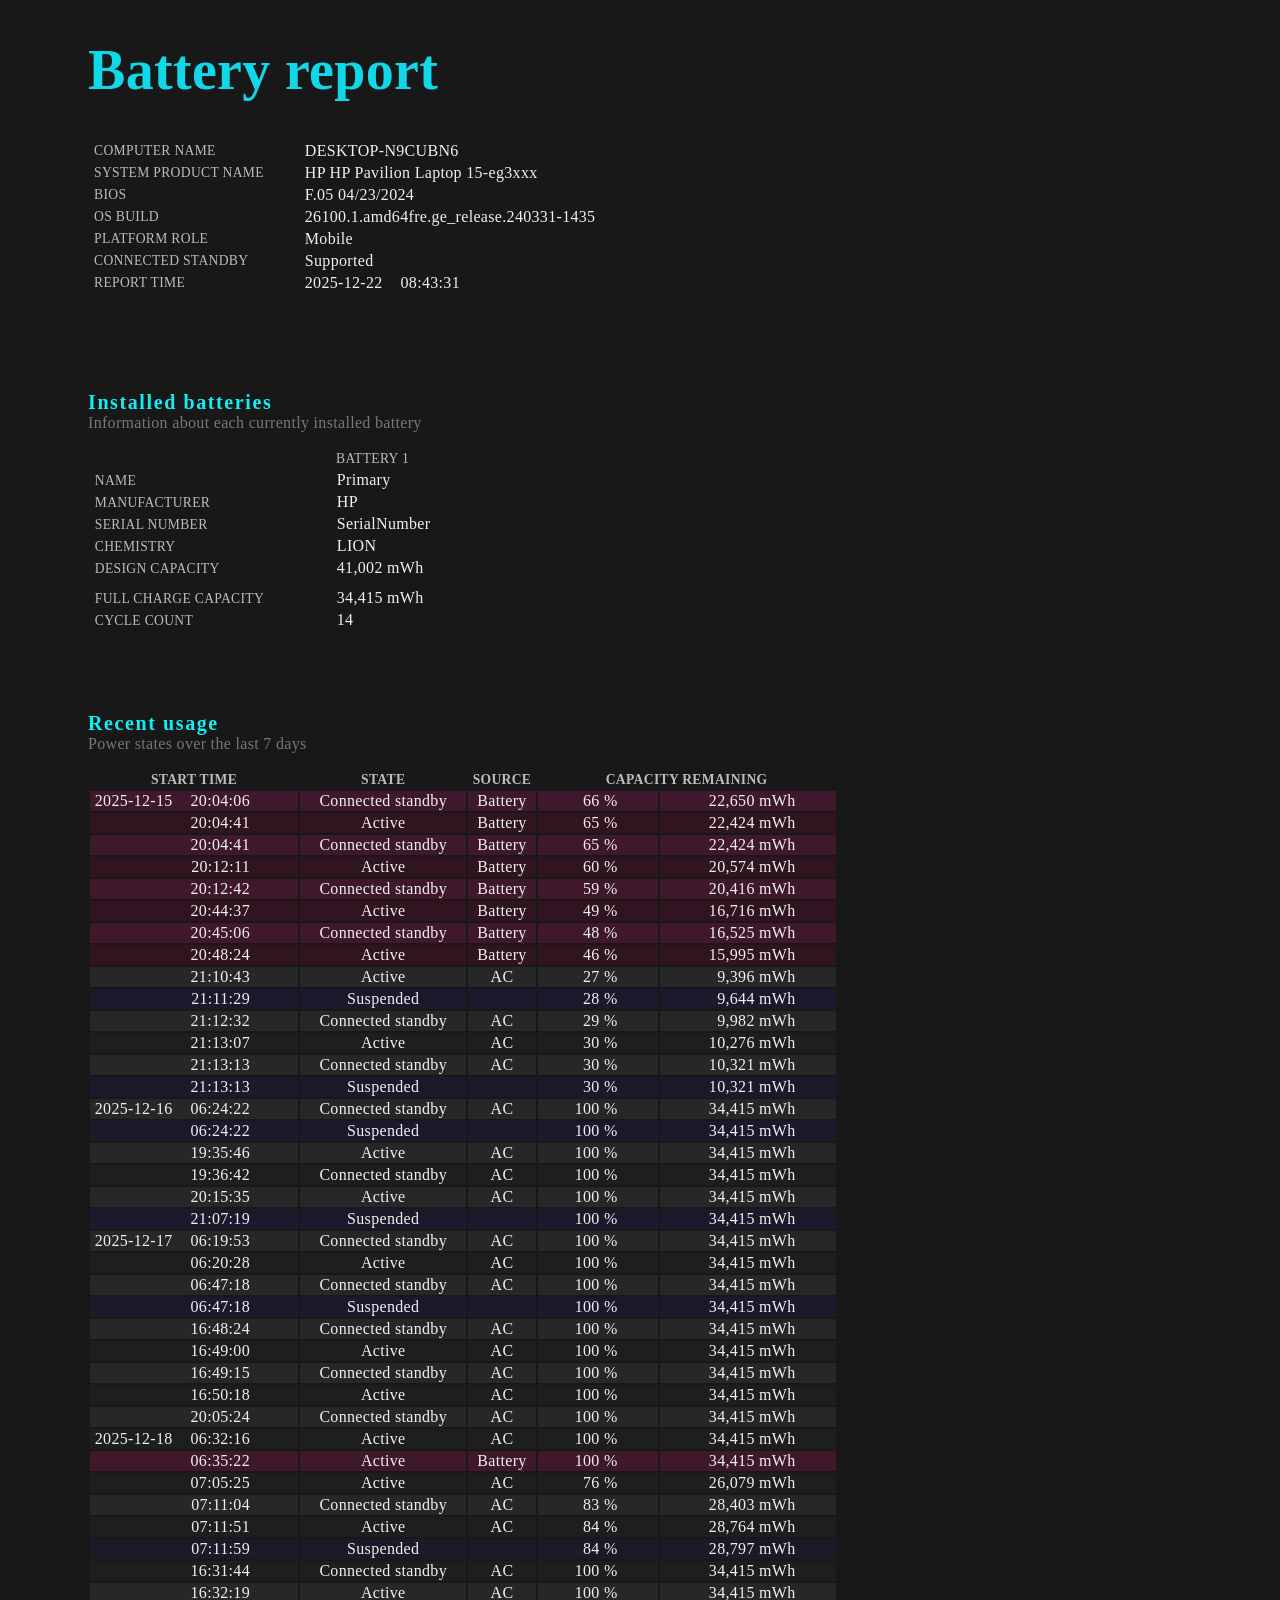
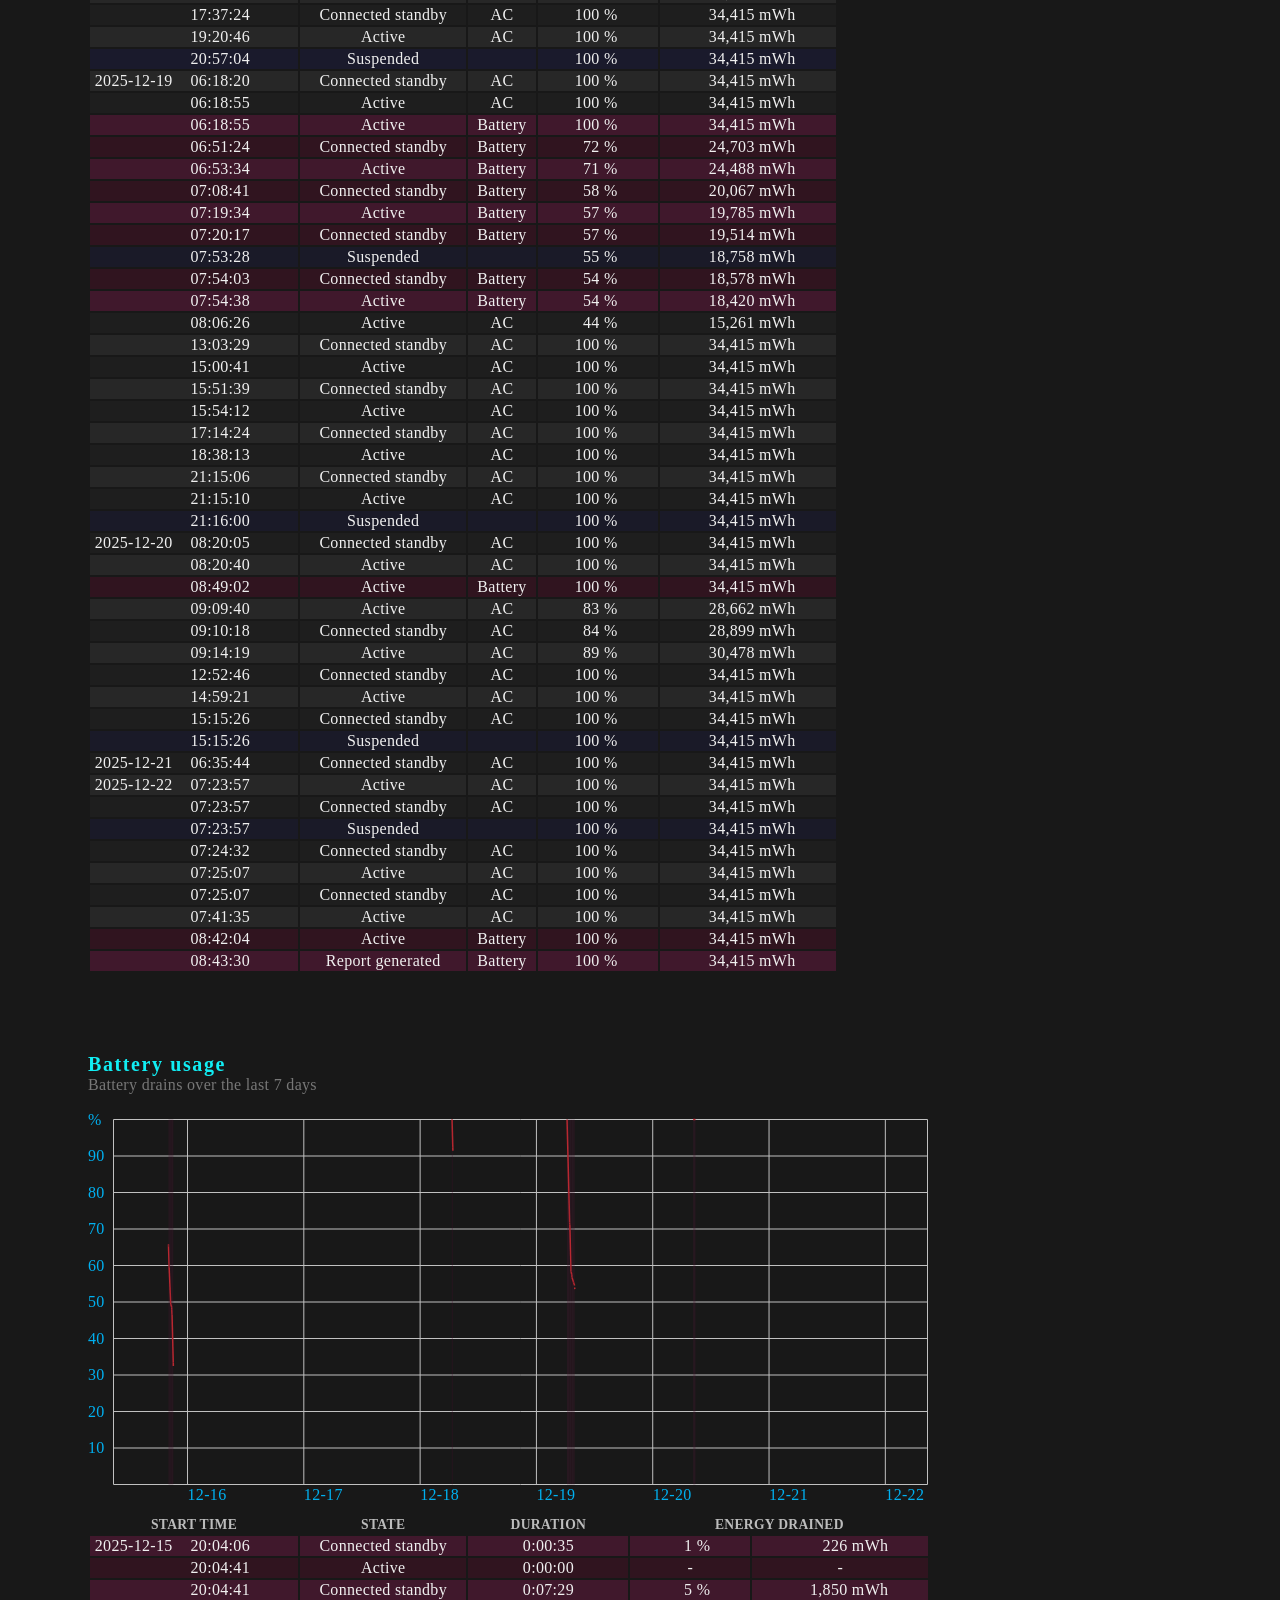
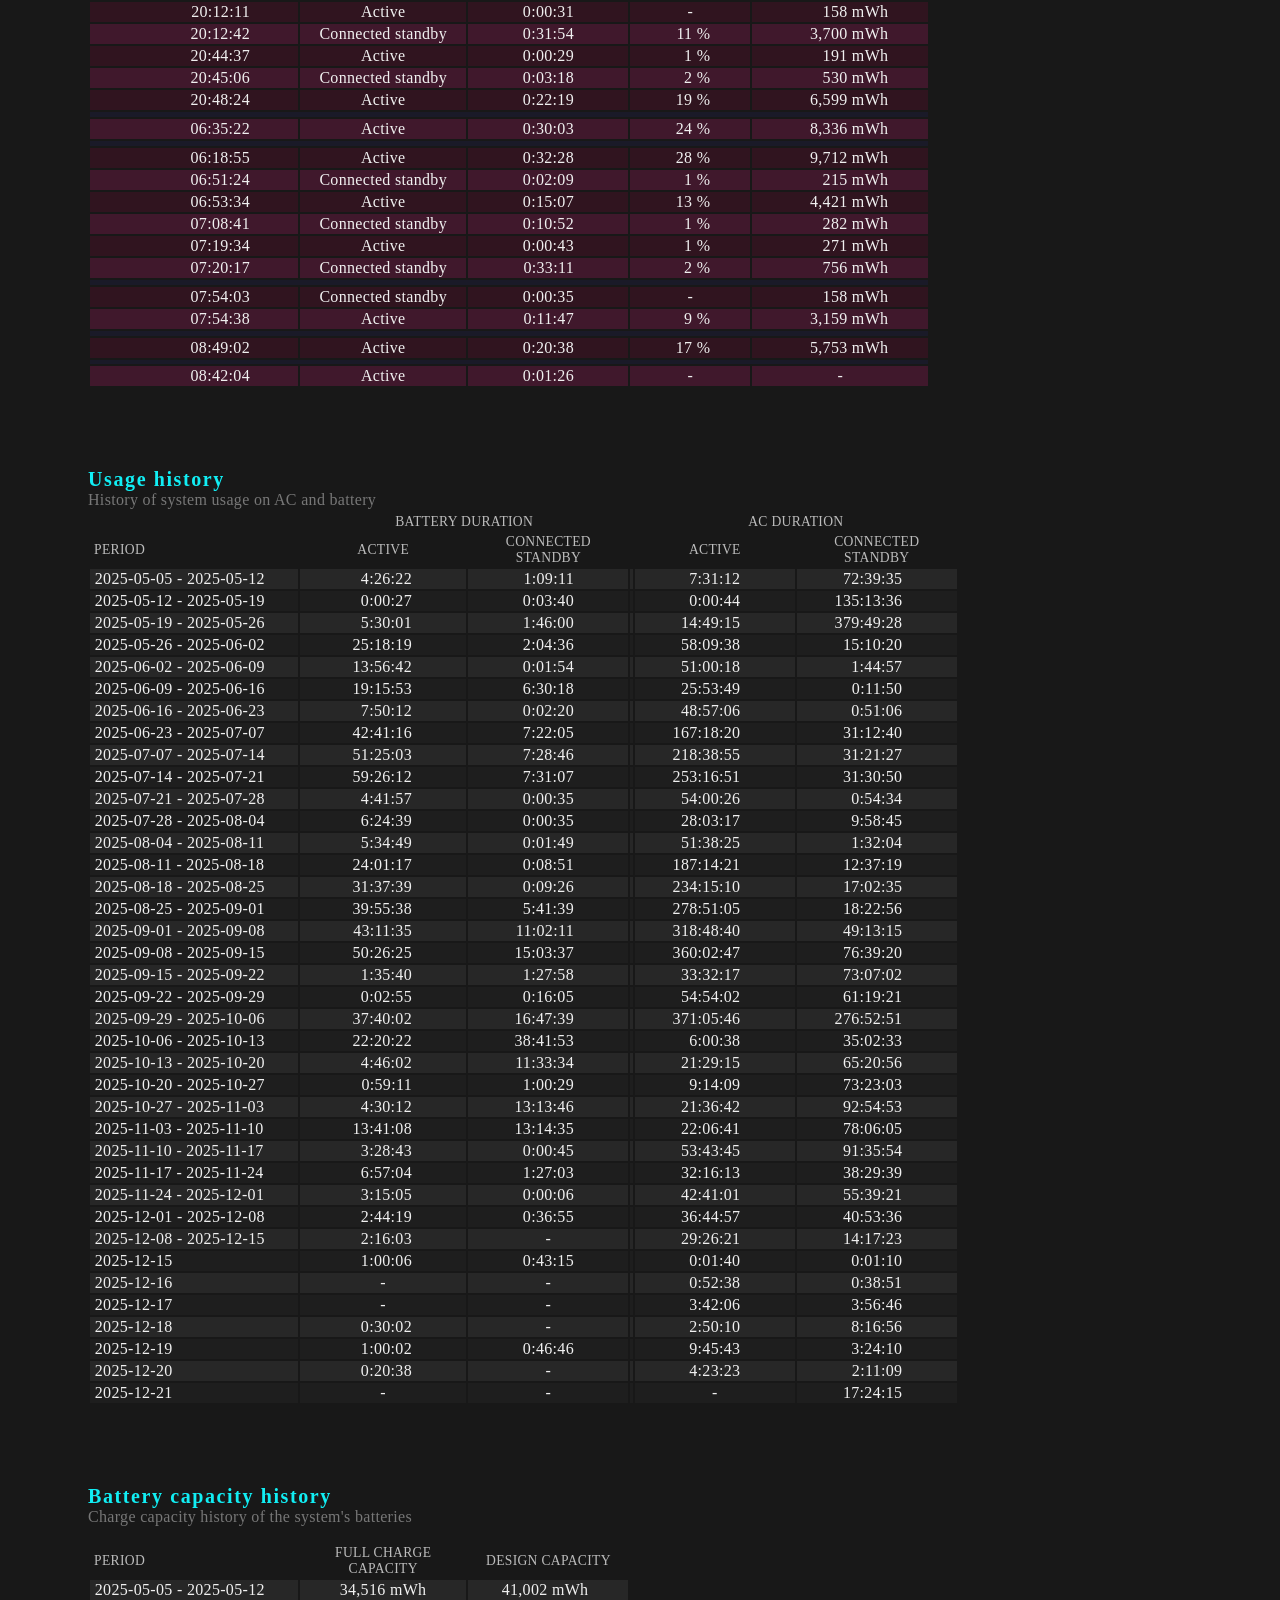
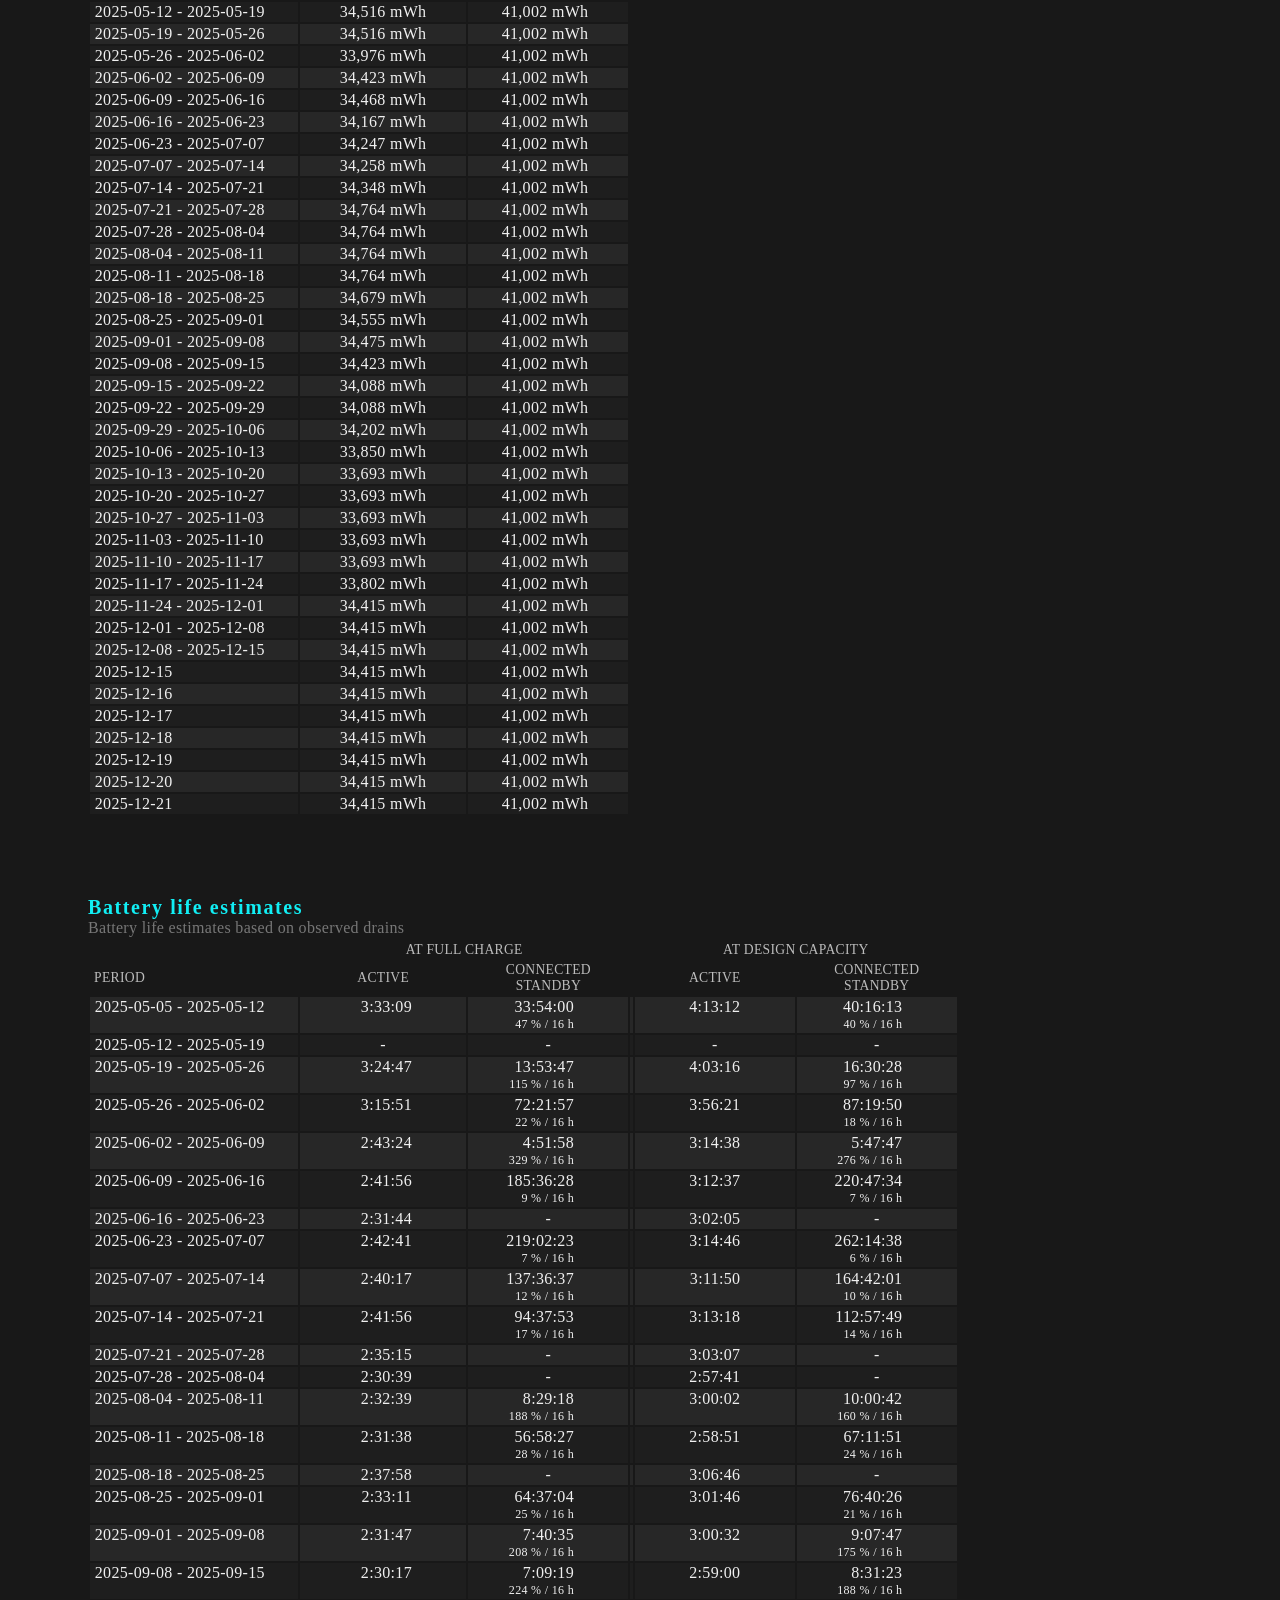
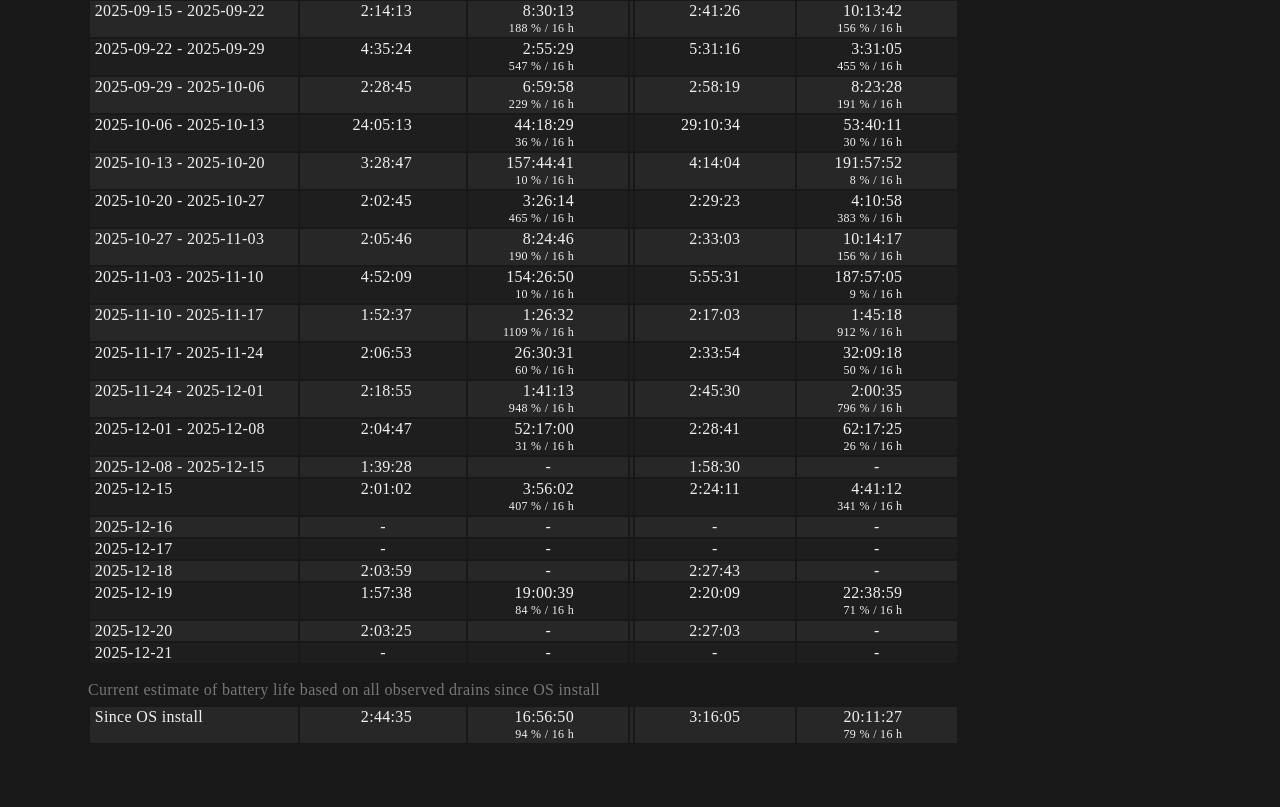
<file: battery-report.html>
﻿<!DOCTYPE html>
<!-- saved from url=(0016)http://localhost -->
<html xmlns="http://www.w3.org/1999/xhtml" xmlns:ms="urn:schemas-microsoft-com:xslt" xmlns:bat="http://schemas.microsoft.com/battery/2012" xmlns:js="http://microsoft.com/kernel"><head><meta http-equiv="X-UA-Compatible" content="IE=edge"/><meta name="ReportUtcOffset" content="+5:30"/><title>Battery report</title><style type="text/css">
      body {
          font-family: Segoe UI Light;
          letter-spacing: 0.02em;
          background-color: #181818;
          color: #F0F0F0;
          margin-left: 5.5em;
      }

      h1 {
          color: #11D8E8;
          font-size: 42pt;
      }

      h2 {
          font-size: 15pt;
          color: #11EEF4;
          margin-top: 4em;
          margin-bottom: 0em;
          letter-spacing: 0.08em;
      }

      td {
          padding-left: 0.3em;
          padding-right: 0.3em;
      }

      .nobatts {
          font-family: Segoe UI Semibold;
          background: #272727;
          color: #ACAC60;
          font-size: 13pt;
          padding-left:0.4em;
          padding-right:0.4em;
          padding-top:0.3em;
          padding-bottom:0.3em;
      }

      .explanation {
          color: #777777;
          font-size: 12pt;
          margin-bottom: 1em;
      }

      .explanation2 {
          color: #777777;
          font-size: 12pt;
          margin-bottom: 0.1em;
      }

      table {
          border-width: 0;
          table-layout: fixed;
          font-family: Segoe UI Light;
          letter-spacing: 0.02em;
          background-color: #181818;
          color: #f0f0f0;
      }

      .even { background: #272727; }
      .odd { background: #1E1E1E; }
      .even.suspend { background: #1A1A28; }
      .odd.suspend { background: #1A1A2C; }

      thead {
          font-family: Segoe UI Semibold;
          font-size: 85%;
          color: #BCBCBC;
      }

      text {
          font-size: 12pt;
          font-family: Segoe UI Light;
          fill: #11EEF4;
      }

      .centered { text-align: center; }

      .label {
          font-family: Segoe UI Semibold;
          font-size: 85%;
          color: #BCBCBC;
      }

      .dc.even { background: #40182C; }
      .dc.odd { background: #30141F; }

      td.colBreak {
          padding: 0;
          width: 0.15em;
      }

      td.state { text-align: center; }

      td.hms {
          font-family: Segoe UI Symbol;
          text-align: right;
          padding-right: 3.4em;
      }

      td.dateTime { font-family: Segoe UI Symbol; }
      td.nullValue { text-align: center; }

      td.percent {
          font-family: Segoe UI Symbol;
          text-align: right;
          padding-right: 2.5em;
      }

      col:first-child { width: 13em; }
      col.col2 { width: 10.4em; }
      col.percent { width: 7.5em; }

      td.mw {
          text-align: right;
          padding-right: 2.5em;
      }

      td.acdc { text-align: center; }

      span.date {
          display: inline-block;
          width: 5.5em;
      }

      span.time {
          text-align: right;
          width: 4.2em;
          display: inline-block;
      }

      text { font-family: Segoe UI Symbol; }

      .noncontigbreak {
          height: 0.3em;
          background-color: #1A1A28;
      }
    </style><script type="text/javascript">
    // Formats a number using the current locale (to handle the 1000's separator).
    // The result is rounded so no decimal point is shown.
    function numberToLocaleString(value) {
        var localeString = Math.round(parseFloat(value + '')).toLocaleString();
        return localeString.substring(0, localeString.indexOf('.'));
    }

    function padLeft(number, length) {
        var str = '' + number;
        while (str.length < length) {
            str = '0' + str;
        }

        return str;
    }

    // Returns the number of milliseconds between 2 date-times represented as strings.
    function msBetween(startTime, endTime) {
        return startTime > endTime
               ? msBetween(endTime, startTime)
               : parseDateTime(endTime) - parseDateTime(startTime);
    }

    var dateFormat = /(\d{4})-(\d{2})-(\d{2})[T](\d{2}):(\d{2}):(\d{2})/

    // Parses a date-time string and returns a Date (i.e. number of milliseconds)
    function parseDateTime(value) {
        if (!value) {
            return 0;
        }

        var match = dateFormat.exec(value)
        if (!match) {
            return 0;
        }

        return Date.parse(match[1] + '/' + match[2] + '/' +
                          match[3] + ' ' + match[4] + ':' +
                          match[5] + ':' + match[6])
    }

    // Parses just the date portion of a date-time string and returns a Date
    // (i.e. number of milliseconds)
    function parseDate(value) {
        if (!value) {
            return 0;
        }

        var match = dateFormat.exec(value)
        if (!match) {
            return 0;
        }

        return Date.parse(match[1] + '/' + match[2] + '/' + match[3])
    }

    var durationFormat = /P((\d+)D)?T((\d+)H)?((\d+)M)?(\d+)S/

    // Convert a string of the form P10DT1H15M40S to a count of milliseconds
    function parseDurationToMs(value) {
        var match = durationFormat.exec(value)
        if (!match) {
            return 0
        }

        var days = parseInt(match[2] || '0');
        var hrs = parseInt(match[4] || '0');
        var mins = parseInt(match[6] || '0');
        var secs = parseInt(match[7] || '0');
        return ((((((days * 24) + hrs) * 60) + mins) * 60) +  secs) * 1000;
    }

    // Converts milliseconds to days
    function msToDays(ms) {
        return (ms / 1000 / 60 / 60 / 24);
    }

    function daysToMs(days) {
        return (days * 24 * 60 * 60 * 1000);
    }

    // Formats a number of milliseconds as h:mm:ss
    function formatDurationMs(value) {
        var ms = parseInt(value);
        var secs = ms / 1000;
        var mins = secs / 60;
        var hrs = Math.floor(mins / 60);
        mins = Math.floor(mins % 60);
        secs = Math.floor(secs % 60);
        return hrs + ':' + padLeft(mins,2) + ':' + padLeft(secs,2);
    }

    // Converts a millisecond timestamp to a day and month string
    // Note: dayOffset is forward from date.
    function dateToDayAndMonth(ms, dayOffset) {
        var adjustedDate = new Date(ms + (dayOffset * 24 * 60 * 60 * 1000));
        return padLeft(adjustedDate.getMonth() + 1, 2) + "-" +
               padLeft(adjustedDate.getDate(), 2);
    }

    // Takes a millisecond timestamp and returns a new millisecond timestamp
    // rounded down to the current day.
    function dateFloor(ms) {
        var dt = new Date(ms);
        return Date.parse(dt.getFullYear() + '/' + (dt.getMonth() + 1) + '/' + dt.getDate());
    }
    
    Timegraph = {
        axisTop: 9.5,
        axisRight: 24.5,
        axisBottom: 25.5,
        axisLeft: 25.5,
        ticks: 10,

        // Maximum number of 24 hour ticks for showing 12 and 6 hour ticks

        ticks12Hour: 8,
        ticks6Hour: 4,

        // Shading

        lineColor: "#B82830",
        shadingColor: "#4d1d35",

        precompute: function (graph) {
            var canvas = graph.canvas;
            var data = graph.data;
            var min = 0;
            var max = 0;

            graph.height = canvas.height - Timegraph.axisTop - Timegraph.axisBottom;
            graph.width = canvas.width - Timegraph.axisLeft - Timegraph.axisRight;
            for (var i = 0; i < data.length; i++) {
                data[i].t0 = parseDateTime(data[i].x0);
                data[i].t1 = parseDateTime(data[i].x1);

                if (i == 0) {
                    min = data[i].t0;
                    max = data[i].t1;
                }

                if (data[i].t0 < min) {
                    min = data[i].t0;
                }

                if (data[i].t1 > max) {
                    max = data[i].t1;
                }

                data[i].yy0 =
                    Timegraph.axisTop + graph.height - data[i].y0 * graph.height;

                data[i].yy1 =
                    Timegraph.axisTop + graph.height - data[i].y1 * graph.height;
            }

            if (graph.startTime != null) {
                graph.startMs = parseDateTime(graph.startTime);

            } else {
                graph.startMs = min;
            }

            graph.endMs = max;
            graph.durationMs = max - min;
        },

        drawFrame: function (graph) {
            var canvas = graph.canvas;
            var context = graph.context;

            graph.width =
                canvas.width - Timegraph.axisRight - Timegraph.axisLeft;

            graph.height =
                canvas.height - Timegraph.axisTop - Timegraph.axisBottom;

            context.beginPath();
            context.moveTo(Timegraph.axisLeft, Timegraph.axisTop);
            context.lineTo(Timegraph.axisLeft + graph.width,
                           Timegraph.axisTop);

            context.lineTo(Timegraph.axisLeft + graph.width,
                           Timegraph.axisTop + graph.height);

            context.lineTo(Timegraph.axisLeft,
                           Timegraph.axisTop + graph.height);

            context.lineTo(Timegraph.axisLeft, Timegraph.axisTop);
            context.strokeStyle = "#c0c0c0";
            context.stroke();
        },

        drawRange: function (graph) {
            var canvas = graph.canvas;
            var context = graph.context;

            context.font = "12pt Segoe UI";
            context.fillStyle = "#00b0f0";
            context.fillText("%", 0, Timegraph.axisTop + 5, Timegraph.axisLeft);

            var tickSpacing = graph.height / 10;
            var offset = Timegraph.axisTop + tickSpacing;
            var tickValue = 90;
            for (var i = 0; i < 9; i++) {
                context.beginPath();
                context.moveTo(Timegraph.axisLeft, offset);
                context.lineTo(Timegraph.axisLeft + graph.width,
                               offset);

                context.stroke();
                context.fillText(tickValue.toString(),
                                 0,
                                 offset + 5,
                                 Timegraph.axisLeft);

                offset += tickSpacing;
                tickValue -= 10;
            }
        },

        drawDomain: function (graph, start, end) {
            var canvas = graph.canvas;
            var context = graph.context;
            var data = graph.data;
            var duration = end - start;
            if ((end < start)) {
                return;
            }

            var startDay = dateFloor(start);
            var t0 = startDay;
            var t1 = dateFloor(end);
            var dayOffset = 0;
            if (start > t0) {
                t0 = t0 + daysToMs(1);
                dayOffset++;
            }

            if (t0 >= t1) {
                return;
            }

            var increment =
                Math.max(Math.floor((t1 - t0) / daysToMs(Timegraph.ticks)), 1);

            var incrementMs = daysToMs(increment);
            var spacing = (incrementMs / duration) * graph.width;
            var offset = (t0 - start) / duration;
            var ticksCount = Math.floor((t1 - t0) / incrementMs);
            for (offset = offset * graph.width + Timegraph.axisLeft;
                 offset < (graph.width + Timegraph.axisLeft);
                 offset += spacing) {

                context.beginPath();
                context.moveTo(offset, Timegraph.axisTop);
                context.lineTo(offset, Timegraph.axisTop + graph.height);
                context.stroke();
                context.fillText(dateToDayAndMonth(startDay, dayOffset),
                                 offset,
                                 Timegraph.axisTop + graph.height + 15,
                                 spacing);

                dayOffset += increment;
            }
        },

        plot: function (graph, start, end) {
            var canvas = graph.canvas;
            var context = graph.context
            var data = graph.data;

            if ((end < start)) {
                return;
            }

            var duration = end - start;
            Timegraph.drawDomain(graph, start, end);
            context.fillStyle = Timegraph.shadingColor;
            for (var i = 0; i < data.length - 1; i++) {
                if ((data[i].t0 < start) || (data[i].t0 > end) ||
                    (data[i].t1 > end)) {

                    continue;
                }

                var x1 = (data[i].t0 - start) / duration;
                x1 = x1 * graph.width + Timegraph.axisLeft;

                var x2 = (data[i].t1 - start) / duration;
                x2 = x2 * graph.width + Timegraph.axisLeft;

                context.globalAlpha = 0.3;
                context.fillRect(x1, Timegraph.axisTop, (x2 - x1), graph.height);
                context.globalAlpha = 1;
                context.beginPath();
                context.strokeStyle = Timegraph.lineColor;
                context.lineWidth = 1.5;
                context.moveTo(x1, data[i].yy0);
                context.lineTo(x2, data[i].yy1);
                context.stroke();
            }
        },

        draw: function (graph) {
            var canvas = document.getElementById(graph.element);
            if (canvas == null) {
                return;
            }

            var context = canvas.getContext('2d');
            if (context == null) {
                return;
            }

            graph.width = 0;
            graph.height = 0;
            graph.context = context;
            graph.canvas = canvas;

            Timegraph.precompute(graph);
            Timegraph.drawFrame(graph);
            Timegraph.drawRange(graph);
            Timegraph.plot(graph, graph.startMs, graph.endMs);
        }
    };
    
    drainGraphData = [
    { x0: "2025-12-15T20:04:06", x1: "2025-12-15T20:04:18", y0: 0.6581432514891762, y1: 0.6545401714368735 }, 
{ x0: "2025-12-15T20:04:18", x1: "2025-12-15T20:04:41", y0: 0.6545401714368735, y1: 0.6515763475228825 }, 
{ x0: "2025-12-15T20:04:41", x1: "2025-12-15T20:04:41", y0: 0.6515763475228825, y1: 0.6515763475228825 }, 
{ x0: "2025-12-15T20:04:41", x1: "2025-12-15T20:12:11", y0: 0.6515763475228825, y1: 0.5978207177103008 }, 
{ x0: "2025-12-15T20:12:11", x1: "2025-12-15T20:12:42", y0: 0.5978207177103008, y1: 0.5932296963533343 }, 
{ x0: "2025-12-15T20:12:42", x1: "2025-12-15T20:32:18", y0: 0.5932296963533343, y1: 0.4945808513729478 }, 
{ x0: "2025-12-15T20:32:18", x1: "2025-12-15T20:32:34", y0: 0.4945808513729478, y1: 0.49359291006828415 }, 
{ x0: "2025-12-15T20:32:34", x1: "2025-12-15T20:44:36", y0: 0.49359291006828415, y1: 0.48571843672817083 }, 
{ x0: "2025-12-15T20:44:36", x1: "2025-12-15T20:44:37", y0: 0.48571843672817083, y1: 0.48571843672817083 }, 
{ x0: "2025-12-15T20:44:37", x1: "2025-12-15T20:45:06", y0: 0.48571843672817083, y1: 0.48016853116373675 }, 
{ x0: "2025-12-15T20:45:06", x1: "2025-12-15T20:48:24", y0: 0.48016853116373675, y1: 0.46476826964986195 }, 
{ x0: "2025-12-15T20:48:24", x1: "2025-12-15T21:03:36", y0: 0.46476826964986195, y1: 0.33430190323986636 }, 
{ x0: "2025-12-15T21:03:36", x1: "2025-12-15T21:04:44", y0: 0.33430190323986636, y1: 0.32448060438762166 }, 
{ x0: "2025-12-18T06:32:16", x1: "2025-12-18T06:35:22", y0: 1, y1: 1 }, 
{ x0: "2025-12-18T06:35:22", x1: "2025-12-18T06:44:32", y0: 1, y1: 0.9242772047072497 }, 
{ x0: "2025-12-18T06:44:32", x1: "2025-12-18T06:45:48", y0: 0.9242772047072497, y1: 0.9144559058550051 }, 
{ x0: "2025-12-19T06:18:55", x1: "2025-12-19T06:18:55", y0: 1, y1: 1 }, 
{ x0: "2025-12-19T06:18:55", x1: "2025-12-19T06:51:23", y0: 1, y1: 0.717797472032544 }, 
{ x0: "2025-12-19T06:51:23", x1: "2025-12-19T06:51:24", y0: 0.717797472032544, y1: 0.717797472032544 }, 
{ x0: "2025-12-19T06:51:24", x1: "2025-12-19T06:53:33", y0: 0.717797472032544, y1: 0.711550196135406 }, 
{ x0: "2025-12-19T06:53:33", x1: "2025-12-19T06:53:34", y0: 0.711550196135406, y1: 0.711550196135406 }, 
{ x0: "2025-12-19T06:53:34", x1: "2025-12-19T07:08:40", y0: 0.711550196135406, y1: 0.5830887694319338 }, 
{ x0: "2025-12-19T07:08:40", x1: "2025-12-19T07:08:41", y0: 0.5830887694319338, y1: 0.5830887694319338 }, 
{ x0: "2025-12-19T07:08:41", x1: "2025-12-19T07:08:45", y0: 0.5830887694319338, y1: 0.582420456196426 }, 
{ x0: "2025-12-19T07:08:45", x1: "2025-12-19T07:19:31", y0: 0.582420456196426, y1: 0.5748946680226645 }, 
{ x0: "2025-12-19T07:19:31", x1: "2025-12-19T07:19:34", y0: 0.5748946680226645, y1: 0.5748946680226645 }, 
{ x0: "2025-12-19T07:19:34", x1: "2025-12-19T07:20:17", y0: 0.5748946680226645, y1: 0.5670201946825512 }, 
{ x0: "2025-12-19T07:20:17", x1: "2025-12-19T07:20:17", y0: 0.5670201946825512, y1: 0.5670201946825512 }, 
{ x0: "2025-12-19T07:20:17", x1: "2025-12-19T07:39:29", y0: 0.5670201946825512, y1: 0.5545546999854715 }, 
{ x0: "2025-12-19T07:39:29", x1: "2025-12-19T07:39:35", y0: 0.5545546999854715, y1: 0.5535667586808077 }, 
{ x0: "2025-12-19T07:39:35", x1: "2025-12-19T07:53:28", y0: 0.5535667586808077, y1: 0.5450530292023826 }, 
{ x0: "2025-12-19T07:54:03", x1: "2025-12-19T07:54:38", y0: 0.5398227517071045, y1: 0.535231730350138 }, 
{ x0: "2025-12-20T08:20:40", x1: "2025-12-20T08:49:02", y0: 1, y1: 1 }, 
{ x0: "2025-12-22T08:39:00", x1: "2025-12-22T08:42:04", y0: 1, y1: 1 }, 

    ];
    
    function main() {
        Timegraph.draw({
            element: "drain-graph",
            data: drainGraphData,
            startTime: "2025-12-15T08:43:30",
            endTime: "2025-12-22T08:43:31",
        });
    }

    if (window.addEventListener != null) {
        window.addEventListener("load", main, false);

    } else if (window.attachEvent != null) {
        window.attachEvent("onload", main);
    }
    </script></head><body><h1>
      Battery report
    </h1><table style="margin-bottom: 6em;"><col/><tr><td class="label">
          COMPUTER NAME
        </td><td>DESKTOP-N9CUBN6</td></tr><tr><td class="label">
          SYSTEM PRODUCT NAME
        </td><td>HP HP Pavilion Laptop 15-eg3xxx</td></tr><tr><td class="label">
          BIOS
        </td><td>F.05 04/23/2024</td></tr><tr><td class="label">
          OS BUILD
        </td><td>26100.1.amd64fre.ge_release.240331-1435</td></tr><tr><td class="label">
          PLATFORM ROLE
        </td><td>Mobile</td></tr><tr><td class="label">
          CONNECTED STANDBY
        </td><td>Supported</td></tr><tr><td class="label">
          REPORT TIME
        </td><td class="dateTime"><span class="date">2025-12-22 </span><span class="time">08:43:31</span></td></tr></table><h2>
      Installed batteries
    </h2><div class="explanation">
      Information about each currently installed battery
    </div><table><colgroup><col style="width: 15em;"/><col style="width: 14em;"/></colgroup><thead><tr><td> </td><td>
                  BATTERY
                  1</td></tr></thead><tr><td><span class="label">NAME</span></td><td>Primary</td></tr><tr><td><span class="label">MANUFACTURER</span></td><td>HP</td></tr><tr><td><span class="label">SERIAL NUMBER</span></td><td>SerialNumber</td></tr><tr><td><span class="label">CHEMISTRY</span></td><td>LION</td></tr><tr><td><span class="label">DESIGN CAPACITY</span></td><td>41,002 mWh
      </td></tr><tr style="height:0.4em;"></tr><tr><td><span class="label">FULL CHARGE CAPACITY</span></td><td>34,415 mWh
      </td></tr><tr><td><span class="label">CYCLE COUNT</span></td><td>14</td></tr></table><h2>Recent usage</h2><div class="explanation">
      Power states over the last 7 days
    </div><table><colgroup><col/><col class="col2"/><col style="width: 4.2em;"/><col class="percent"/><col style="width: 11em;"/></colgroup><thead><tr><th>
            START TIME
          </th><th class="centered">
            STATE
          </th><th class="centered">
            SOURCE
          </th><th colspan="2" class="centered">
            CAPACITY REMAINING
          </th></tr></thead><tr class="even dc 1"><td class="dateTime"><span class="date">2025-12-15 </span><span class="time">20:04:06</span></td><td class="state">
            Connected standby
          </td><td class="acdc">
        Battery
      </td><td class="percent">66 %
        </td><td class="mw">22,650 mWh
        </td></tr><tr class="odd dc 2"><td class="dateTime"><span class="date"> </span><span class="time">20:04:41</span></td><td class="state">
        Active
      </td><td class="acdc">
        Battery
      </td><td class="percent">65 %
        </td><td class="mw">22,424 mWh
        </td></tr><tr class="even dc 3"><td class="dateTime"><span class="date"> </span><span class="time">20:04:41</span></td><td class="state">
            Connected standby
          </td><td class="acdc">
        Battery
      </td><td class="percent">65 %
        </td><td class="mw">22,424 mWh
        </td></tr><tr class="odd dc 4"><td class="dateTime"><span class="date"> </span><span class="time">20:12:11</span></td><td class="state">
        Active
      </td><td class="acdc">
        Battery
      </td><td class="percent">60 %
        </td><td class="mw">20,574 mWh
        </td></tr><tr class="even dc 5"><td class="dateTime"><span class="date"> </span><span class="time">20:12:42</span></td><td class="state">
            Connected standby
          </td><td class="acdc">
        Battery
      </td><td class="percent">59 %
        </td><td class="mw">20,416 mWh
        </td></tr><tr class="odd dc 6"><td class="dateTime"><span class="date"> </span><span class="time">20:44:37</span></td><td class="state">
        Active
      </td><td class="acdc">
        Battery
      </td><td class="percent">49 %
        </td><td class="mw">16,716 mWh
        </td></tr><tr class="even dc 7"><td class="dateTime"><span class="date"> </span><span class="time">20:45:06</span></td><td class="state">
            Connected standby
          </td><td class="acdc">
        Battery
      </td><td class="percent">48 %
        </td><td class="mw">16,525 mWh
        </td></tr><tr class="odd dc 8"><td class="dateTime"><span class="date"> </span><span class="time">20:48:24</span></td><td class="state">
        Active
      </td><td class="acdc">
        Battery
      </td><td class="percent">46 %
        </td><td class="mw">15,995 mWh
        </td></tr><tr class="even  9"><td class="dateTime"><span class="date"> </span><span class="time">21:10:43</span></td><td class="state">
        Active
      </td><td class="acdc">
        AC
      </td><td class="percent">27 %
        </td><td class="mw">9,396 mWh
        </td></tr><tr class="odd suspend 10"><td class="dateTime"><span class="date"> </span><span class="time">21:11:29</span></td><td class="state">
        Suspended
      </td><td class="acdc"></td><td class="percent">28 %
        </td><td class="mw">9,644 mWh
        </td></tr><tr class="even  11"><td class="dateTime"><span class="date"> </span><span class="time">21:12:32</span></td><td class="state">
            Connected standby
          </td><td class="acdc">
        AC
      </td><td class="percent">29 %
        </td><td class="mw">9,982 mWh
        </td></tr><tr class="odd  12"><td class="dateTime"><span class="date"> </span><span class="time">21:13:07</span></td><td class="state">
        Active
      </td><td class="acdc">
        AC
      </td><td class="percent">30 %
        </td><td class="mw">10,276 mWh
        </td></tr><tr class="even  13"><td class="dateTime"><span class="date"> </span><span class="time">21:13:13</span></td><td class="state">
            Connected standby
          </td><td class="acdc">
        AC
      </td><td class="percent">30 %
        </td><td class="mw">10,321 mWh
        </td></tr><tr class="odd suspend 14"><td class="dateTime"><span class="date"> </span><span class="time">21:13:13</span></td><td class="state">
        Suspended
      </td><td class="acdc"></td><td class="percent">30 %
        </td><td class="mw">10,321 mWh
        </td></tr><tr class="even  15"><td class="dateTime"><span class="date">2025-12-16 </span><span class="time">06:24:22</span></td><td class="state">
            Connected standby
          </td><td class="acdc">
        AC
      </td><td class="percent">100 %
        </td><td class="mw">34,415 mWh
        </td></tr><tr class="odd suspend 16"><td class="dateTime"><span class="date"> </span><span class="time">06:24:22</span></td><td class="state">
        Suspended
      </td><td class="acdc"></td><td class="percent">100 %
        </td><td class="mw">34,415 mWh
        </td></tr><tr class="even  17"><td class="dateTime"><span class="date"> </span><span class="time">19:35:46</span></td><td class="state">
        Active
      </td><td class="acdc">
        AC
      </td><td class="percent">100 %
        </td><td class="mw">34,415 mWh
        </td></tr><tr class="odd  18"><td class="dateTime"><span class="date"> </span><span class="time">19:36:42</span></td><td class="state">
            Connected standby
          </td><td class="acdc">
        AC
      </td><td class="percent">100 %
        </td><td class="mw">34,415 mWh
        </td></tr><tr class="even  19"><td class="dateTime"><span class="date"> </span><span class="time">20:15:35</span></td><td class="state">
        Active
      </td><td class="acdc">
        AC
      </td><td class="percent">100 %
        </td><td class="mw">34,415 mWh
        </td></tr><tr class="odd suspend 20"><td class="dateTime"><span class="date"> </span><span class="time">21:07:19</span></td><td class="state">
        Suspended
      </td><td class="acdc"></td><td class="percent">100 %
        </td><td class="mw">34,415 mWh
        </td></tr><tr class="even  21"><td class="dateTime"><span class="date">2025-12-17 </span><span class="time">06:19:53</span></td><td class="state">
            Connected standby
          </td><td class="acdc">
        AC
      </td><td class="percent">100 %
        </td><td class="mw">34,415 mWh
        </td></tr><tr class="odd  22"><td class="dateTime"><span class="date"> </span><span class="time">06:20:28</span></td><td class="state">
        Active
      </td><td class="acdc">
        AC
      </td><td class="percent">100 %
        </td><td class="mw">34,415 mWh
        </td></tr><tr class="even  23"><td class="dateTime"><span class="date"> </span><span class="time">06:47:18</span></td><td class="state">
            Connected standby
          </td><td class="acdc">
        AC
      </td><td class="percent">100 %
        </td><td class="mw">34,415 mWh
        </td></tr><tr class="odd suspend 24"><td class="dateTime"><span class="date"> </span><span class="time">06:47:18</span></td><td class="state">
        Suspended
      </td><td class="acdc"></td><td class="percent">100 %
        </td><td class="mw">34,415 mWh
        </td></tr><tr class="even  25"><td class="dateTime"><span class="date"> </span><span class="time">16:48:24</span></td><td class="state">
            Connected standby
          </td><td class="acdc">
        AC
      </td><td class="percent">100 %
        </td><td class="mw">34,415 mWh
        </td></tr><tr class="odd  26"><td class="dateTime"><span class="date"> </span><span class="time">16:49:00</span></td><td class="state">
        Active
      </td><td class="acdc">
        AC
      </td><td class="percent">100 %
        </td><td class="mw">34,415 mWh
        </td></tr><tr class="even  27"><td class="dateTime"><span class="date"> </span><span class="time">16:49:15</span></td><td class="state">
            Connected standby
          </td><td class="acdc">
        AC
      </td><td class="percent">100 %
        </td><td class="mw">34,415 mWh
        </td></tr><tr class="odd  28"><td class="dateTime"><span class="date"> </span><span class="time">16:50:18</span></td><td class="state">
        Active
      </td><td class="acdc">
        AC
      </td><td class="percent">100 %
        </td><td class="mw">34,415 mWh
        </td></tr><tr class="even  29"><td class="dateTime"><span class="date"> </span><span class="time">20:05:24</span></td><td class="state">
            Connected standby
          </td><td class="acdc">
        AC
      </td><td class="percent">100 %
        </td><td class="mw">34,415 mWh
        </td></tr><tr class="odd  30"><td class="dateTime"><span class="date">2025-12-18 </span><span class="time">06:32:16</span></td><td class="state">
        Active
      </td><td class="acdc">
        AC
      </td><td class="percent">100 %
        </td><td class="mw">34,415 mWh
        </td></tr><tr class="even dc 31"><td class="dateTime"><span class="date"> </span><span class="time">06:35:22</span></td><td class="state">
        Active
      </td><td class="acdc">
        Battery
      </td><td class="percent">100 %
        </td><td class="mw">34,415 mWh
        </td></tr><tr class="odd  32"><td class="dateTime"><span class="date"> </span><span class="time">07:05:25</span></td><td class="state">
        Active
      </td><td class="acdc">
        AC
      </td><td class="percent">76 %
        </td><td class="mw">26,079 mWh
        </td></tr><tr class="even  33"><td class="dateTime"><span class="date"> </span><span class="time">07:11:04</span></td><td class="state">
            Connected standby
          </td><td class="acdc">
        AC
      </td><td class="percent">83 %
        </td><td class="mw">28,403 mWh
        </td></tr><tr class="odd  34"><td class="dateTime"><span class="date"> </span><span class="time">07:11:51</span></td><td class="state">
        Active
      </td><td class="acdc">
        AC
      </td><td class="percent">84 %
        </td><td class="mw">28,764 mWh
        </td></tr><tr class="even suspend 35"><td class="dateTime"><span class="date"> </span><span class="time">07:11:59</span></td><td class="state">
        Suspended
      </td><td class="acdc"></td><td class="percent">84 %
        </td><td class="mw">28,797 mWh
        </td></tr><tr class="odd  36"><td class="dateTime"><span class="date"> </span><span class="time">16:31:44</span></td><td class="state">
            Connected standby
          </td><td class="acdc">
        AC
      </td><td class="percent">100 %
        </td><td class="mw">34,415 mWh
        </td></tr><tr class="even  37"><td class="dateTime"><span class="date"> </span><span class="time">16:32:19</span></td><td class="state">
        Active
      </td><td class="acdc">
        AC
      </td><td class="percent">100 %
        </td><td class="mw">34,415 mWh
        </td></tr><tr class="odd  38"><td class="dateTime"><span class="date"> </span><span class="time">17:37:24</span></td><td class="state">
            Connected standby
          </td><td class="acdc">
        AC
      </td><td class="percent">100 %
        </td><td class="mw">34,415 mWh
        </td></tr><tr class="even  39"><td class="dateTime"><span class="date"> </span><span class="time">19:20:46</span></td><td class="state">
        Active
      </td><td class="acdc">
        AC
      </td><td class="percent">100 %
        </td><td class="mw">34,415 mWh
        </td></tr><tr class="odd suspend 40"><td class="dateTime"><span class="date"> </span><span class="time">20:57:04</span></td><td class="state">
        Suspended
      </td><td class="acdc"></td><td class="percent">100 %
        </td><td class="mw">34,415 mWh
        </td></tr><tr class="even  41"><td class="dateTime"><span class="date">2025-12-19 </span><span class="time">06:18:20</span></td><td class="state">
            Connected standby
          </td><td class="acdc">
        AC
      </td><td class="percent">100 %
        </td><td class="mw">34,415 mWh
        </td></tr><tr class="odd  42"><td class="dateTime"><span class="date"> </span><span class="time">06:18:55</span></td><td class="state">
        Active
      </td><td class="acdc">
        AC
      </td><td class="percent">100 %
        </td><td class="mw">34,415 mWh
        </td></tr><tr class="even dc 43"><td class="dateTime"><span class="date"> </span><span class="time">06:18:55</span></td><td class="state">
        Active
      </td><td class="acdc">
        Battery
      </td><td class="percent">100 %
        </td><td class="mw">34,415 mWh
        </td></tr><tr class="odd dc 44"><td class="dateTime"><span class="date"> </span><span class="time">06:51:24</span></td><td class="state">
            Connected standby
          </td><td class="acdc">
        Battery
      </td><td class="percent">72 %
        </td><td class="mw">24,703 mWh
        </td></tr><tr class="even dc 45"><td class="dateTime"><span class="date"> </span><span class="time">06:53:34</span></td><td class="state">
        Active
      </td><td class="acdc">
        Battery
      </td><td class="percent">71 %
        </td><td class="mw">24,488 mWh
        </td></tr><tr class="odd dc 46"><td class="dateTime"><span class="date"> </span><span class="time">07:08:41</span></td><td class="state">
            Connected standby
          </td><td class="acdc">
        Battery
      </td><td class="percent">58 %
        </td><td class="mw">20,067 mWh
        </td></tr><tr class="even dc 47"><td class="dateTime"><span class="date"> </span><span class="time">07:19:34</span></td><td class="state">
        Active
      </td><td class="acdc">
        Battery
      </td><td class="percent">57 %
        </td><td class="mw">19,785 mWh
        </td></tr><tr class="odd dc 48"><td class="dateTime"><span class="date"> </span><span class="time">07:20:17</span></td><td class="state">
            Connected standby
          </td><td class="acdc">
        Battery
      </td><td class="percent">57 %
        </td><td class="mw">19,514 mWh
        </td></tr><tr class="even suspend 49"><td class="dateTime"><span class="date"> </span><span class="time">07:53:28</span></td><td class="state">
        Suspended
      </td><td class="acdc"></td><td class="percent">55 %
        </td><td class="mw">18,758 mWh
        </td></tr><tr class="odd dc 50"><td class="dateTime"><span class="date"> </span><span class="time">07:54:03</span></td><td class="state">
            Connected standby
          </td><td class="acdc">
        Battery
      </td><td class="percent">54 %
        </td><td class="mw">18,578 mWh
        </td></tr><tr class="even dc 51"><td class="dateTime"><span class="date"> </span><span class="time">07:54:38</span></td><td class="state">
        Active
      </td><td class="acdc">
        Battery
      </td><td class="percent">54 %
        </td><td class="mw">18,420 mWh
        </td></tr><tr class="odd  52"><td class="dateTime"><span class="date"> </span><span class="time">08:06:26</span></td><td class="state">
        Active
      </td><td class="acdc">
        AC
      </td><td class="percent">44 %
        </td><td class="mw">15,261 mWh
        </td></tr><tr class="even  53"><td class="dateTime"><span class="date"> </span><span class="time">13:03:29</span></td><td class="state">
            Connected standby
          </td><td class="acdc">
        AC
      </td><td class="percent">100 %
        </td><td class="mw">34,415 mWh
        </td></tr><tr class="odd  54"><td class="dateTime"><span class="date"> </span><span class="time">15:00:41</span></td><td class="state">
        Active
      </td><td class="acdc">
        AC
      </td><td class="percent">100 %
        </td><td class="mw">34,415 mWh
        </td></tr><tr class="even  55"><td class="dateTime"><span class="date"> </span><span class="time">15:51:39</span></td><td class="state">
            Connected standby
          </td><td class="acdc">
        AC
      </td><td class="percent">100 %
        </td><td class="mw">34,415 mWh
        </td></tr><tr class="odd  56"><td class="dateTime"><span class="date"> </span><span class="time">15:54:12</span></td><td class="state">
        Active
      </td><td class="acdc">
        AC
      </td><td class="percent">100 %
        </td><td class="mw">34,415 mWh
        </td></tr><tr class="even  57"><td class="dateTime"><span class="date"> </span><span class="time">17:14:24</span></td><td class="state">
            Connected standby
          </td><td class="acdc">
        AC
      </td><td class="percent">100 %
        </td><td class="mw">34,415 mWh
        </td></tr><tr class="odd  58"><td class="dateTime"><span class="date"> </span><span class="time">18:38:13</span></td><td class="state">
        Active
      </td><td class="acdc">
        AC
      </td><td class="percent">100 %
        </td><td class="mw">34,415 mWh
        </td></tr><tr class="even  59"><td class="dateTime"><span class="date"> </span><span class="time">21:15:06</span></td><td class="state">
            Connected standby
          </td><td class="acdc">
        AC
      </td><td class="percent">100 %
        </td><td class="mw">34,415 mWh
        </td></tr><tr class="odd  60"><td class="dateTime"><span class="date"> </span><span class="time">21:15:10</span></td><td class="state">
        Active
      </td><td class="acdc">
        AC
      </td><td class="percent">100 %
        </td><td class="mw">34,415 mWh
        </td></tr><tr class="even suspend 61"><td class="dateTime"><span class="date"> </span><span class="time">21:16:00</span></td><td class="state">
        Suspended
      </td><td class="acdc"></td><td class="percent">100 %
        </td><td class="mw">34,415 mWh
        </td></tr><tr class="odd  62"><td class="dateTime"><span class="date">2025-12-20 </span><span class="time">08:20:05</span></td><td class="state">
            Connected standby
          </td><td class="acdc">
        AC
      </td><td class="percent">100 %
        </td><td class="mw">34,415 mWh
        </td></tr><tr class="even  63"><td class="dateTime"><span class="date"> </span><span class="time">08:20:40</span></td><td class="state">
        Active
      </td><td class="acdc">
        AC
      </td><td class="percent">100 %
        </td><td class="mw">34,415 mWh
        </td></tr><tr class="odd dc 64"><td class="dateTime"><span class="date"> </span><span class="time">08:49:02</span></td><td class="state">
        Active
      </td><td class="acdc">
        Battery
      </td><td class="percent">100 %
        </td><td class="mw">34,415 mWh
        </td></tr><tr class="even  65"><td class="dateTime"><span class="date"> </span><span class="time">09:09:40</span></td><td class="state">
        Active
      </td><td class="acdc">
        AC
      </td><td class="percent">83 %
        </td><td class="mw">28,662 mWh
        </td></tr><tr class="odd  66"><td class="dateTime"><span class="date"> </span><span class="time">09:10:18</span></td><td class="state">
            Connected standby
          </td><td class="acdc">
        AC
      </td><td class="percent">84 %
        </td><td class="mw">28,899 mWh
        </td></tr><tr class="even  67"><td class="dateTime"><span class="date"> </span><span class="time">09:14:19</span></td><td class="state">
        Active
      </td><td class="acdc">
        AC
      </td><td class="percent">89 %
        </td><td class="mw">30,478 mWh
        </td></tr><tr class="odd  68"><td class="dateTime"><span class="date"> </span><span class="time">12:52:46</span></td><td class="state">
            Connected standby
          </td><td class="acdc">
        AC
      </td><td class="percent">100 %
        </td><td class="mw">34,415 mWh
        </td></tr><tr class="even  69"><td class="dateTime"><span class="date"> </span><span class="time">14:59:21</span></td><td class="state">
        Active
      </td><td class="acdc">
        AC
      </td><td class="percent">100 %
        </td><td class="mw">34,415 mWh
        </td></tr><tr class="odd  70"><td class="dateTime"><span class="date"> </span><span class="time">15:15:26</span></td><td class="state">
            Connected standby
          </td><td class="acdc">
        AC
      </td><td class="percent">100 %
        </td><td class="mw">34,415 mWh
        </td></tr><tr class="even suspend 71"><td class="dateTime"><span class="date"> </span><span class="time">15:15:26</span></td><td class="state">
        Suspended
      </td><td class="acdc"></td><td class="percent">100 %
        </td><td class="mw">34,415 mWh
        </td></tr><tr class="odd  72"><td class="dateTime"><span class="date">2025-12-21 </span><span class="time">06:35:44</span></td><td class="state">
            Connected standby
          </td><td class="acdc">
        AC
      </td><td class="percent">100 %
        </td><td class="mw">34,415 mWh
        </td></tr><tr class="even  73"><td class="dateTime"><span class="date">2025-12-22 </span><span class="time">07:23:57</span></td><td class="state">
        Active
      </td><td class="acdc">
        AC
      </td><td class="percent">100 %
        </td><td class="mw">34,415 mWh
        </td></tr><tr class="odd  74"><td class="dateTime"><span class="date"> </span><span class="time">07:23:57</span></td><td class="state">
            Connected standby
          </td><td class="acdc">
        AC
      </td><td class="percent">100 %
        </td><td class="mw">34,415 mWh
        </td></tr><tr class="even suspend 75"><td class="dateTime"><span class="date"> </span><span class="time">07:23:57</span></td><td class="state">
        Suspended
      </td><td class="acdc"></td><td class="percent">100 %
        </td><td class="mw">34,415 mWh
        </td></tr><tr class="odd  76"><td class="dateTime"><span class="date"> </span><span class="time">07:24:32</span></td><td class="state">
            Connected standby
          </td><td class="acdc">
        AC
      </td><td class="percent">100 %
        </td><td class="mw">34,415 mWh
        </td></tr><tr class="even  77"><td class="dateTime"><span class="date"> </span><span class="time">07:25:07</span></td><td class="state">
        Active
      </td><td class="acdc">
        AC
      </td><td class="percent">100 %
        </td><td class="mw">34,415 mWh
        </td></tr><tr class="odd  78"><td class="dateTime"><span class="date"> </span><span class="time">07:25:07</span></td><td class="state">
            Connected standby
          </td><td class="acdc">
        AC
      </td><td class="percent">100 %
        </td><td class="mw">34,415 mWh
        </td></tr><tr class="even  79"><td class="dateTime"><span class="date"> </span><span class="time">07:41:35</span></td><td class="state">
        Active
      </td><td class="acdc">
        AC
      </td><td class="percent">100 %
        </td><td class="mw">34,415 mWh
        </td></tr><tr class="odd dc 80"><td class="dateTime"><span class="date"> </span><span class="time">08:42:04</span></td><td class="state">
        Active
      </td><td class="acdc">
        Battery
      </td><td class="percent">100 %
        </td><td class="mw">34,415 mWh
        </td></tr><tr class="even dc 81"><td class="dateTime"><span class="date"> </span><span class="time">08:43:30</span></td><td class="state">
        Report generated
      </td><td class="acdc">
        Battery
      </td><td class="percent">100 %
        </td><td class="mw">34,415 mWh
        </td></tr></table><h2>Battery usage</h2><div class="explanation">
      Battery drains over the last 7 days
    </div><canvas id="drain-graph" width="864" height="400"></canvas><table><colgroup><col/><col class="col2"/><col style="width: 10em;"/><col class="percent"/><col style="width: 11em;"/></colgroup><thead><tr><th>
            START TIME
          </th><th class="centered">
            STATE
          </th><th class="centered">
            DURATION
          </th><th class="centered" colspan="2">
            ENERGY DRAINED
          </th></tr></thead><tr class="even dc 1"><td class="dateTime"><span class="date">2025-12-15 </span><span class="time">20:04:06</span></td><td class="state">
            Connected standby
          </td><td class="hms">0:00:35</td><td class="percent">1 %
        </td><td class="mw">226 mWh
        </td></tr><tr class="odd dc 2"><td class="dateTime"><span class="date"> </span><span class="time">20:04:41</span></td><td class="state">
        Active
      </td><td class="hms">0:00:00</td><td class="nullValue">-</td><td class="nullValue">-</td></tr><tr class="even dc 3"><td class="dateTime"><span class="date"> </span><span class="time">20:04:41</span></td><td class="state">
            Connected standby
          </td><td class="hms">0:07:29</td><td class="percent">5 %
        </td><td class="mw">1,850 mWh
        </td></tr><tr class="odd dc 4"><td class="dateTime"><span class="date"> </span><span class="time">20:12:11</span></td><td class="state">
        Active
      </td><td class="hms">0:00:31</td><td class="nullValue">-</td><td class="mw">158 mWh
        </td></tr><tr class="even dc 5"><td class="dateTime"><span class="date"> </span><span class="time">20:12:42</span></td><td class="state">
            Connected standby
          </td><td class="hms">0:31:54</td><td class="percent">11 %
        </td><td class="mw">3,700 mWh
        </td></tr><tr class="odd dc 6"><td class="dateTime"><span class="date"> </span><span class="time">20:44:37</span></td><td class="state">
        Active
      </td><td class="hms">0:00:29</td><td class="percent">1 %
        </td><td class="mw">191 mWh
        </td></tr><tr class="even dc 7"><td class="dateTime"><span class="date"> </span><span class="time">20:45:06</span></td><td class="state">
            Connected standby
          </td><td class="hms">0:03:18</td><td class="percent">2 %
        </td><td class="mw">530 mWh
        </td></tr><tr class="odd dc 8"><td class="dateTime"><span class="date"> </span><span class="time">20:48:24</span></td><td class="state">
        Active
      </td><td class="hms">0:22:19</td><td class="percent">19 %
        </td><td class="mw">6,599 mWh
        </td></tr><tr class="noncontigbreak"><td colspan="5"> </td></tr><tr class="even dc 9"><td class="dateTime"><span class="date"> </span><span class="time">06:35:22</span></td><td class="state">
        Active
      </td><td class="hms">0:30:03</td><td class="percent">24 %
        </td><td class="mw">8,336 mWh
        </td></tr><tr class="noncontigbreak"><td colspan="5"> </td></tr><tr class="odd dc 10"><td class="dateTime"><span class="date"> </span><span class="time">06:18:55</span></td><td class="state">
        Active
      </td><td class="hms">0:32:28</td><td class="percent">28 %
        </td><td class="mw">9,712 mWh
        </td></tr><tr class="even dc 11"><td class="dateTime"><span class="date"> </span><span class="time">06:51:24</span></td><td class="state">
            Connected standby
          </td><td class="hms">0:02:09</td><td class="percent">1 %
        </td><td class="mw">215 mWh
        </td></tr><tr class="odd dc 12"><td class="dateTime"><span class="date"> </span><span class="time">06:53:34</span></td><td class="state">
        Active
      </td><td class="hms">0:15:07</td><td class="percent">13 %
        </td><td class="mw">4,421 mWh
        </td></tr><tr class="even dc 13"><td class="dateTime"><span class="date"> </span><span class="time">07:08:41</span></td><td class="state">
            Connected standby
          </td><td class="hms">0:10:52</td><td class="percent">1 %
        </td><td class="mw">282 mWh
        </td></tr><tr class="odd dc 14"><td class="dateTime"><span class="date"> </span><span class="time">07:19:34</span></td><td class="state">
        Active
      </td><td class="hms">0:00:43</td><td class="percent">1 %
        </td><td class="mw">271 mWh
        </td></tr><tr class="even dc 15"><td class="dateTime"><span class="date"> </span><span class="time">07:20:17</span></td><td class="state">
            Connected standby
          </td><td class="hms">0:33:11</td><td class="percent">2 %
        </td><td class="mw">756 mWh
        </td></tr><tr class="noncontigbreak"><td colspan="5"> </td></tr><tr class="odd dc 16"><td class="dateTime"><span class="date"> </span><span class="time">07:54:03</span></td><td class="state">
            Connected standby
          </td><td class="hms">0:00:35</td><td class="nullValue">-</td><td class="mw">158 mWh
        </td></tr><tr class="even dc 17"><td class="dateTime"><span class="date"> </span><span class="time">07:54:38</span></td><td class="state">
        Active
      </td><td class="hms">0:11:47</td><td class="percent">9 %
        </td><td class="mw">3,159 mWh
        </td></tr><tr class="noncontigbreak"><td colspan="5"> </td></tr><tr class="odd dc 18"><td class="dateTime"><span class="date"> </span><span class="time">08:49:02</span></td><td class="state">
        Active
      </td><td class="hms">0:20:38</td><td class="percent">17 %
        </td><td class="mw">5,753 mWh
        </td></tr><tr class="noncontigbreak"><td colspan="5"> </td></tr><tr class="even dc 19"><td class="dateTime"><span class="date"> </span><span class="time">08:42:04</span></td><td class="state">
        Active
      </td><td class="hms">0:01:26</td><td class="nullValue">-</td><td class="nullValue">-</td></tr></table><h2>
      Usage history
    </h2><div class="explanation2">
      History of system usage on AC and battery
    </div><table><colgroup><col/><col class="col2"/><col style="width: 10em;"/><col style=""/><col style="width: 10em;"/><col style="width: 10em;"/><col style=""/></colgroup><thead><tr><td> </td><td colspan="2" class="centered">
            BATTERY DURATION
          </td><td class="colBreak"> </td><td colspan="3" class="centered">
            AC DURATION
          </td></tr><tr><td>
            PERIOD
          </td><td class="centered">
            ACTIVE
          </td><td class="centered">
            CONNECTED STANDBY
          </td><td class="colBreak"> </td><td class="centered">
            ACTIVE
          </td><td class="centered">
            CONNECTED STANDBY
          </td></tr></thead><tr class="even  1"><td class="dateTime">2025-05-05
      - 2025-05-12</td><td class="hms">4:26:22</td><td class="hms">1:09:11</td><td class="colBreak"> </td><td class="hms">7:31:12</td><td class="hms">72:39:35</td></tr><tr class="odd  2"><td class="dateTime">2025-05-12
      - 2025-05-19</td><td class="hms">0:00:27</td><td class="hms">0:03:40</td><td class="colBreak"> </td><td class="hms">0:00:44</td><td class="hms">135:13:36</td></tr><tr class="even  3"><td class="dateTime">2025-05-19
      - 2025-05-26</td><td class="hms">5:30:01</td><td class="hms">1:46:00</td><td class="colBreak"> </td><td class="hms">14:49:15</td><td class="hms">379:49:28</td></tr><tr class="odd  4"><td class="dateTime">2025-05-26
      - 2025-06-02</td><td class="hms">25:18:19</td><td class="hms">2:04:36</td><td class="colBreak"> </td><td class="hms">58:09:38</td><td class="hms">15:10:20</td></tr><tr class="even  5"><td class="dateTime">2025-06-02
      - 2025-06-09</td><td class="hms">13:56:42</td><td class="hms">0:01:54</td><td class="colBreak"> </td><td class="hms">51:00:18</td><td class="hms">1:44:57</td></tr><tr class="odd  6"><td class="dateTime">2025-06-09
      - 2025-06-16</td><td class="hms">19:15:53</td><td class="hms">6:30:18</td><td class="colBreak"> </td><td class="hms">25:53:49</td><td class="hms">0:11:50</td></tr><tr class="even  7"><td class="dateTime">2025-06-16
      - 2025-06-23</td><td class="hms">7:50:12</td><td class="hms">0:02:20</td><td class="colBreak"> </td><td class="hms">48:57:06</td><td class="hms">0:51:06</td></tr><tr class="odd  8"><td class="dateTime">2025-06-23
      - 2025-07-07</td><td class="hms">42:41:16</td><td class="hms">7:22:05</td><td class="colBreak"> </td><td class="hms">167:18:20</td><td class="hms">31:12:40</td></tr><tr class="even  9"><td class="dateTime">2025-07-07
      - 2025-07-14</td><td class="hms">51:25:03</td><td class="hms">7:28:46</td><td class="colBreak"> </td><td class="hms">218:38:55</td><td class="hms">31:21:27</td></tr><tr class="odd  10"><td class="dateTime">2025-07-14
      - 2025-07-21</td><td class="hms">59:26:12</td><td class="hms">7:31:07</td><td class="colBreak"> </td><td class="hms">253:16:51</td><td class="hms">31:30:50</td></tr><tr class="even  11"><td class="dateTime">2025-07-21
      - 2025-07-28</td><td class="hms">4:41:57</td><td class="hms">0:00:35</td><td class="colBreak"> </td><td class="hms">54:00:26</td><td class="hms">0:54:34</td></tr><tr class="odd  12"><td class="dateTime">2025-07-28
      - 2025-08-04</td><td class="hms">6:24:39</td><td class="hms">0:00:35</td><td class="colBreak"> </td><td class="hms">28:03:17</td><td class="hms">9:58:45</td></tr><tr class="even  13"><td class="dateTime">2025-08-04
      - 2025-08-11</td><td class="hms">5:34:49</td><td class="hms">0:01:49</td><td class="colBreak"> </td><td class="hms">51:38:25</td><td class="hms">1:32:04</td></tr><tr class="odd  14"><td class="dateTime">2025-08-11
      - 2025-08-18</td><td class="hms">24:01:17</td><td class="hms">0:08:51</td><td class="colBreak"> </td><td class="hms">187:14:21</td><td class="hms">12:37:19</td></tr><tr class="even  15"><td class="dateTime">2025-08-18
      - 2025-08-25</td><td class="hms">31:37:39</td><td class="hms">0:09:26</td><td class="colBreak"> </td><td class="hms">234:15:10</td><td class="hms">17:02:35</td></tr><tr class="odd  16"><td class="dateTime">2025-08-25
      - 2025-09-01</td><td class="hms">39:55:38</td><td class="hms">5:41:39</td><td class="colBreak"> </td><td class="hms">278:51:05</td><td class="hms">18:22:56</td></tr><tr class="even  17"><td class="dateTime">2025-09-01
      - 2025-09-08</td><td class="hms">43:11:35</td><td class="hms">11:02:11</td><td class="colBreak"> </td><td class="hms">318:48:40</td><td class="hms">49:13:15</td></tr><tr class="odd  18"><td class="dateTime">2025-09-08
      - 2025-09-15</td><td class="hms">50:26:25</td><td class="hms">15:03:37</td><td class="colBreak"> </td><td class="hms">360:02:47</td><td class="hms">76:39:20</td></tr><tr class="even  19"><td class="dateTime">2025-09-15
      - 2025-09-22</td><td class="hms">1:35:40</td><td class="hms">1:27:58</td><td class="colBreak"> </td><td class="hms">33:32:17</td><td class="hms">73:07:02</td></tr><tr class="odd  20"><td class="dateTime">2025-09-22
      - 2025-09-29</td><td class="hms">0:02:55</td><td class="hms">0:16:05</td><td class="colBreak"> </td><td class="hms">54:54:02</td><td class="hms">61:19:21</td></tr><tr class="even  21"><td class="dateTime">2025-09-29
      - 2025-10-06</td><td class="hms">37:40:02</td><td class="hms">16:47:39</td><td class="colBreak"> </td><td class="hms">371:05:46</td><td class="hms">276:52:51</td></tr><tr class="odd  22"><td class="dateTime">2025-10-06
      - 2025-10-13</td><td class="hms">22:20:22</td><td class="hms">38:41:53</td><td class="colBreak"> </td><td class="hms">6:00:38</td><td class="hms">35:02:33</td></tr><tr class="even  23"><td class="dateTime">2025-10-13
      - 2025-10-20</td><td class="hms">4:46:02</td><td class="hms">11:33:34</td><td class="colBreak"> </td><td class="hms">21:29:15</td><td class="hms">65:20:56</td></tr><tr class="odd  24"><td class="dateTime">2025-10-20
      - 2025-10-27</td><td class="hms">0:59:11</td><td class="hms">1:00:29</td><td class="colBreak"> </td><td class="hms">9:14:09</td><td class="hms">73:23:03</td></tr><tr class="even  25"><td class="dateTime">2025-10-27
      - 2025-11-03</td><td class="hms">4:30:12</td><td class="hms">13:13:46</td><td class="colBreak"> </td><td class="hms">21:36:42</td><td class="hms">92:54:53</td></tr><tr class="odd  26"><td class="dateTime">2025-11-03
      - 2025-11-10</td><td class="hms">13:41:08</td><td class="hms">13:14:35</td><td class="colBreak"> </td><td class="hms">22:06:41</td><td class="hms">78:06:05</td></tr><tr class="even  27"><td class="dateTime">2025-11-10
      - 2025-11-17</td><td class="hms">3:28:43</td><td class="hms">0:00:45</td><td class="colBreak"> </td><td class="hms">53:43:45</td><td class="hms">91:35:54</td></tr><tr class="odd  28"><td class="dateTime">2025-11-17
      - 2025-11-24</td><td class="hms">6:57:04</td><td class="hms">1:27:03</td><td class="colBreak"> </td><td class="hms">32:16:13</td><td class="hms">38:29:39</td></tr><tr class="even  29"><td class="dateTime">2025-11-24
      - 2025-12-01</td><td class="hms">3:15:05</td><td class="hms">0:00:06</td><td class="colBreak"> </td><td class="hms">42:41:01</td><td class="hms">55:39:21</td></tr><tr class="odd  30"><td class="dateTime">2025-12-01
      - 2025-12-08</td><td class="hms">2:44:19</td><td class="hms">0:36:55</td><td class="colBreak"> </td><td class="hms">36:44:57</td><td class="hms">40:53:36</td></tr><tr class="even  31"><td class="dateTime">2025-12-08
      - 2025-12-15</td><td class="hms">2:16:03</td><td class="nullValue">-</td><td class="colBreak"> </td><td class="hms">29:26:21</td><td class="hms">14:17:23</td></tr><tr class="odd  32"><td class="dateTime">2025-12-15</td><td class="hms">1:00:06</td><td class="hms">0:43:15</td><td class="colBreak"> </td><td class="hms">0:01:40</td><td class="hms">0:01:10</td></tr><tr class="even  33"><td class="dateTime">2025-12-16</td><td class="nullValue">-</td><td class="nullValue">-</td><td class="colBreak"> </td><td class="hms">0:52:38</td><td class="hms">0:38:51</td></tr><tr class="odd  34"><td class="dateTime">2025-12-17</td><td class="nullValue">-</td><td class="nullValue">-</td><td class="colBreak"> </td><td class="hms">3:42:06</td><td class="hms">3:56:46</td></tr><tr class="even  35"><td class="dateTime">2025-12-18</td><td class="hms">0:30:02</td><td class="nullValue">-</td><td class="colBreak"> </td><td class="hms">2:50:10</td><td class="hms">8:16:56</td></tr><tr class="odd  36"><td class="dateTime">2025-12-19</td><td class="hms">1:00:02</td><td class="hms">0:46:46</td><td class="colBreak"> </td><td class="hms">9:45:43</td><td class="hms">3:24:10</td></tr><tr class="even  37"><td class="dateTime">2025-12-20</td><td class="hms">0:20:38</td><td class="nullValue">-</td><td class="colBreak"> </td><td class="hms">4:23:23</td><td class="hms">2:11:09</td></tr><tr class="odd  38"><td class="dateTime">2025-12-21</td><td class="nullValue">-</td><td class="nullValue">-</td><td class="colBreak"> </td><td class="nullValue">-</td><td class="hms">17:24:15</td></tr></table><h2>
      Battery capacity history
    </h2><div class="explanation">
      Charge capacity history of the system's batteries
    </div><table><colgroup><col/><col class="col2"/><col style="width: 10em;"/></colgroup><thead><tr><td><span>PERIOD</span></td><td class="centered">
            FULL CHARGE CAPACITY
          </td><td class="centered">
            DESIGN CAPACITY
          </td></tr></thead><tr class="even  1"><td class="dateTime">2025-05-05
      - 2025-05-12</td><td class="mw">34,516 mWh
        </td><td class="mw">41,002 mWh
        </td></tr><tr class="odd  2"><td class="dateTime">2025-05-12
      - 2025-05-19</td><td class="mw">34,516 mWh
        </td><td class="mw">41,002 mWh
        </td></tr><tr class="even  3"><td class="dateTime">2025-05-19
      - 2025-05-26</td><td class="mw">34,516 mWh
        </td><td class="mw">41,002 mWh
        </td></tr><tr class="odd  4"><td class="dateTime">2025-05-26
      - 2025-06-02</td><td class="mw">33,976 mWh
        </td><td class="mw">41,002 mWh
        </td></tr><tr class="even  5"><td class="dateTime">2025-06-02
      - 2025-06-09</td><td class="mw">34,423 mWh
        </td><td class="mw">41,002 mWh
        </td></tr><tr class="odd  6"><td class="dateTime">2025-06-09
      - 2025-06-16</td><td class="mw">34,468 mWh
        </td><td class="mw">41,002 mWh
        </td></tr><tr class="even  7"><td class="dateTime">2025-06-16
      - 2025-06-23</td><td class="mw">34,167 mWh
        </td><td class="mw">41,002 mWh
        </td></tr><tr class="odd  8"><td class="dateTime">2025-06-23
      - 2025-07-07</td><td class="mw">34,247 mWh
        </td><td class="mw">41,002 mWh
        </td></tr><tr class="even  9"><td class="dateTime">2025-07-07
      - 2025-07-14</td><td class="mw">34,258 mWh
        </td><td class="mw">41,002 mWh
        </td></tr><tr class="odd  10"><td class="dateTime">2025-07-14
      - 2025-07-21</td><td class="mw">34,348 mWh
        </td><td class="mw">41,002 mWh
        </td></tr><tr class="even  11"><td class="dateTime">2025-07-21
      - 2025-07-28</td><td class="mw">34,764 mWh
        </td><td class="mw">41,002 mWh
        </td></tr><tr class="odd  12"><td class="dateTime">2025-07-28
      - 2025-08-04</td><td class="mw">34,764 mWh
        </td><td class="mw">41,002 mWh
        </td></tr><tr class="even  13"><td class="dateTime">2025-08-04
      - 2025-08-11</td><td class="mw">34,764 mWh
        </td><td class="mw">41,002 mWh
        </td></tr><tr class="odd  14"><td class="dateTime">2025-08-11
      - 2025-08-18</td><td class="mw">34,764 mWh
        </td><td class="mw">41,002 mWh
        </td></tr><tr class="even  15"><td class="dateTime">2025-08-18
      - 2025-08-25</td><td class="mw">34,679 mWh
        </td><td class="mw">41,002 mWh
        </td></tr><tr class="odd  16"><td class="dateTime">2025-08-25
      - 2025-09-01</td><td class="mw">34,555 mWh
        </td><td class="mw">41,002 mWh
        </td></tr><tr class="even  17"><td class="dateTime">2025-09-01
      - 2025-09-08</td><td class="mw">34,475 mWh
        </td><td class="mw">41,002 mWh
        </td></tr><tr class="odd  18"><td class="dateTime">2025-09-08
      - 2025-09-15</td><td class="mw">34,423 mWh
        </td><td class="mw">41,002 mWh
        </td></tr><tr class="even  19"><td class="dateTime">2025-09-15
      - 2025-09-22</td><td class="mw">34,088 mWh
        </td><td class="mw">41,002 mWh
        </td></tr><tr class="odd  20"><td class="dateTime">2025-09-22
      - 2025-09-29</td><td class="mw">34,088 mWh
        </td><td class="mw">41,002 mWh
        </td></tr><tr class="even  21"><td class="dateTime">2025-09-29
      - 2025-10-06</td><td class="mw">34,202 mWh
        </td><td class="mw">41,002 mWh
        </td></tr><tr class="odd  22"><td class="dateTime">2025-10-06
      - 2025-10-13</td><td class="mw">33,850 mWh
        </td><td class="mw">41,002 mWh
        </td></tr><tr class="even  23"><td class="dateTime">2025-10-13
      - 2025-10-20</td><td class="mw">33,693 mWh
        </td><td class="mw">41,002 mWh
        </td></tr><tr class="odd  24"><td class="dateTime">2025-10-20
      - 2025-10-27</td><td class="mw">33,693 mWh
        </td><td class="mw">41,002 mWh
        </td></tr><tr class="even  25"><td class="dateTime">2025-10-27
      - 2025-11-03</td><td class="mw">33,693 mWh
        </td><td class="mw">41,002 mWh
        </td></tr><tr class="odd  26"><td class="dateTime">2025-11-03
      - 2025-11-10</td><td class="mw">33,693 mWh
        </td><td class="mw">41,002 mWh
        </td></tr><tr class="even  27"><td class="dateTime">2025-11-10
      - 2025-11-17</td><td class="mw">33,693 mWh
        </td><td class="mw">41,002 mWh
        </td></tr><tr class="odd  28"><td class="dateTime">2025-11-17
      - 2025-11-24</td><td class="mw">33,802 mWh
        </td><td class="mw">41,002 mWh
        </td></tr><tr class="even  29"><td class="dateTime">2025-11-24
      - 2025-12-01</td><td class="mw">34,415 mWh
        </td><td class="mw">41,002 mWh
        </td></tr><tr class="odd  30"><td class="dateTime">2025-12-01
      - 2025-12-08</td><td class="mw">34,415 mWh
        </td><td class="mw">41,002 mWh
        </td></tr><tr class="even  31"><td class="dateTime">2025-12-08
      - 2025-12-15</td><td class="mw">34,415 mWh
        </td><td class="mw">41,002 mWh
        </td></tr><tr class="odd  32"><td class="dateTime">2025-12-15</td><td class="mw">34,415 mWh
        </td><td class="mw">41,002 mWh
        </td></tr><tr class="even  33"><td class="dateTime">2025-12-16</td><td class="mw">34,415 mWh
        </td><td class="mw">41,002 mWh
        </td></tr><tr class="odd  34"><td class="dateTime">2025-12-17</td><td class="mw">34,415 mWh
        </td><td class="mw">41,002 mWh
        </td></tr><tr class="even  35"><td class="dateTime">2025-12-18</td><td class="mw">34,415 mWh
        </td><td class="mw">41,002 mWh
        </td></tr><tr class="odd  36"><td class="dateTime">2025-12-19</td><td class="mw">34,415 mWh
        </td><td class="mw">41,002 mWh
        </td></tr><tr class="even  37"><td class="dateTime">2025-12-20</td><td class="mw">34,415 mWh
        </td><td class="mw">41,002 mWh
        </td></tr><tr class="odd  38"><td class="dateTime">2025-12-21</td><td class="mw">34,415 mWh
        </td><td class="mw">41,002 mWh
        </td></tr></table><h2>
      Battery life estimates
    </h2><div class="explanation2">
      Battery life estimates based on observed drains
    </div><table><colgroup><col/><col class="col2"/><col style="width: 10em;"/><col style=""/><col style="width: 10em;"/><col style="width: 10em;"/><col style="width: 10em;"/></colgroup><thead><tr class="rowHeader"><td> </td><td colspan="2" class="centered">
            AT FULL CHARGE
          </td><td class="colBreak"> </td><td colspan="2" class="centered">
            AT DESIGN CAPACITY
          </td></tr><tr class="rowHeader"><td>
            PERIOD
          </td><td class="centered"><span>ACTIVE</span></td><td class="centered"><span>CONNECTED STANDBY</span></td><td class="colBreak"> </td><td class="centered"><span>ACTIVE</span></td><td class="centered"><span>CONNECTED STANDBY</span></td></tr></thead><tr style="vertical-align:top" class="even  1"><td class="dateTime">2025-05-05
      - 2025-05-12</td><td class="hms">3:33:09</td><td class="hms"><div style="height:1em;">33:54:00</div><span style="font-size:9pt; ">47 %
      
              / 16 h
            </span></td><td class="colBreak"> </td><td class="hms">4:13:12</td><td class="hms"><div style="height:1em;">40:16:13</div><span style="font-size:9pt; ">40 %
      
              / 16 h
            </span></td></tr><tr style="vertical-align:top" class="odd  2"><td class="dateTime">2025-05-12
      - 2025-05-19</td><td class="nullValue">-</td><td class="nullValue">-</td><td class="colBreak"> </td><td class="nullValue">-</td><td class="nullValue">-</td></tr><tr style="vertical-align:top" class="even  3"><td class="dateTime">2025-05-19
      - 2025-05-26</td><td class="hms">3:24:47</td><td class="hms"><div style="height:1em;">13:53:47</div><span style="font-size:9pt; ">115 %
      
              / 16 h
            </span></td><td class="colBreak"> </td><td class="hms">4:03:16</td><td class="hms"><div style="height:1em;">16:30:28</div><span style="font-size:9pt; ">97 %
      
              / 16 h
            </span></td></tr><tr style="vertical-align:top" class="odd  4"><td class="dateTime">2025-05-26
      - 2025-06-02</td><td class="hms">3:15:51</td><td class="hms"><div style="height:1em;">72:21:57</div><span style="font-size:9pt; ">22 %
      
              / 16 h
            </span></td><td class="colBreak"> </td><td class="hms">3:56:21</td><td class="hms"><div style="height:1em;">87:19:50</div><span style="font-size:9pt; ">18 %
      
              / 16 h
            </span></td></tr><tr style="vertical-align:top" class="even  5"><td class="dateTime">2025-06-02
      - 2025-06-09</td><td class="hms">2:43:24</td><td class="hms"><div style="height:1em;">4:51:58</div><span style="font-size:9pt; ">329 %
      
              / 16 h
            </span></td><td class="colBreak"> </td><td class="hms">3:14:38</td><td class="hms"><div style="height:1em;">5:47:47</div><span style="font-size:9pt; ">276 %
      
              / 16 h
            </span></td></tr><tr style="vertical-align:top" class="odd  6"><td class="dateTime">2025-06-09
      - 2025-06-16</td><td class="hms">2:41:56</td><td class="hms"><div style="height:1em;">185:36:28</div><span style="font-size:9pt; ">9 %
      
              / 16 h
            </span></td><td class="colBreak"> </td><td class="hms">3:12:37</td><td class="hms"><div style="height:1em;">220:47:34</div><span style="font-size:9pt; ">7 %
      
              / 16 h
            </span></td></tr><tr style="vertical-align:top" class="even  7"><td class="dateTime">2025-06-16
      - 2025-06-23</td><td class="hms">2:31:44</td><td class="nullValue">-</td><td class="colBreak"> </td><td class="hms">3:02:05</td><td class="nullValue">-</td></tr><tr style="vertical-align:top" class="odd  8"><td class="dateTime">2025-06-23
      - 2025-07-07</td><td class="hms">2:42:41</td><td class="hms"><div style="height:1em;">219:02:23</div><span style="font-size:9pt; ">7 %
      
              / 16 h
            </span></td><td class="colBreak"> </td><td class="hms">3:14:46</td><td class="hms"><div style="height:1em;">262:14:38</div><span style="font-size:9pt; ">6 %
      
              / 16 h
            </span></td></tr><tr style="vertical-align:top" class="even  9"><td class="dateTime">2025-07-07
      - 2025-07-14</td><td class="hms">2:40:17</td><td class="hms"><div style="height:1em;">137:36:37</div><span style="font-size:9pt; ">12 %
      
              / 16 h
            </span></td><td class="colBreak"> </td><td class="hms">3:11:50</td><td class="hms"><div style="height:1em;">164:42:01</div><span style="font-size:9pt; ">10 %
      
              / 16 h
            </span></td></tr><tr style="vertical-align:top" class="odd  10"><td class="dateTime">2025-07-14
      - 2025-07-21</td><td class="hms">2:41:56</td><td class="hms"><div style="height:1em;">94:37:53</div><span style="font-size:9pt; ">17 %
      
              / 16 h
            </span></td><td class="colBreak"> </td><td class="hms">3:13:18</td><td class="hms"><div style="height:1em;">112:57:49</div><span style="font-size:9pt; ">14 %
      
              / 16 h
            </span></td></tr><tr style="vertical-align:top" class="even  11"><td class="dateTime">2025-07-21
      - 2025-07-28</td><td class="hms">2:35:15</td><td class="nullValue">-</td><td class="colBreak"> </td><td class="hms">3:03:07</td><td class="nullValue">-</td></tr><tr style="vertical-align:top" class="odd  12"><td class="dateTime">2025-07-28
      - 2025-08-04</td><td class="hms">2:30:39</td><td class="nullValue">-</td><td class="colBreak"> </td><td class="hms">2:57:41</td><td class="nullValue">-</td></tr><tr style="vertical-align:top" class="even  13"><td class="dateTime">2025-08-04
      - 2025-08-11</td><td class="hms">2:32:39</td><td class="hms"><div style="height:1em;">8:29:18</div><span style="font-size:9pt; ">188 %
      
              / 16 h
            </span></td><td class="colBreak"> </td><td class="hms">3:00:02</td><td class="hms"><div style="height:1em;">10:00:42</div><span style="font-size:9pt; ">160 %
      
              / 16 h
            </span></td></tr><tr style="vertical-align:top" class="odd  14"><td class="dateTime">2025-08-11
      - 2025-08-18</td><td class="hms">2:31:38</td><td class="hms"><div style="height:1em;">56:58:27</div><span style="font-size:9pt; ">28 %
      
              / 16 h
            </span></td><td class="colBreak"> </td><td class="hms">2:58:51</td><td class="hms"><div style="height:1em;">67:11:51</div><span style="font-size:9pt; ">24 %
      
              / 16 h
            </span></td></tr><tr style="vertical-align:top" class="even  15"><td class="dateTime">2025-08-18
      - 2025-08-25</td><td class="hms">2:37:58</td><td class="nullValue">-</td><td class="colBreak"> </td><td class="hms">3:06:46</td><td class="nullValue">-</td></tr><tr style="vertical-align:top" class="odd  16"><td class="dateTime">2025-08-25
      - 2025-09-01</td><td class="hms">2:33:11</td><td class="hms"><div style="height:1em;">64:37:04</div><span style="font-size:9pt; ">25 %
      
              / 16 h
            </span></td><td class="colBreak"> </td><td class="hms">3:01:46</td><td class="hms"><div style="height:1em;">76:40:26</div><span style="font-size:9pt; ">21 %
      
              / 16 h
            </span></td></tr><tr style="vertical-align:top" class="even  17"><td class="dateTime">2025-09-01
      - 2025-09-08</td><td class="hms">2:31:47</td><td class="hms"><div style="height:1em;">7:40:35</div><span style="font-size:9pt; ">208 %
      
              / 16 h
            </span></td><td class="colBreak"> </td><td class="hms">3:00:32</td><td class="hms"><div style="height:1em;">9:07:47</div><span style="font-size:9pt; ">175 %
      
              / 16 h
            </span></td></tr><tr style="vertical-align:top" class="odd  18"><td class="dateTime">2025-09-08
      - 2025-09-15</td><td class="hms">2:30:17</td><td class="hms"><div style="height:1em;">7:09:19</div><span style="font-size:9pt; ">224 %
      
              / 16 h
            </span></td><td class="colBreak"> </td><td class="hms">2:59:00</td><td class="hms"><div style="height:1em;">8:31:23</div><span style="font-size:9pt; ">188 %
      
              / 16 h
            </span></td></tr><tr style="vertical-align:top" class="even  19"><td class="dateTime">2025-09-15
      - 2025-09-22</td><td class="hms">2:14:13</td><td class="hms"><div style="height:1em;">8:30:13</div><span style="font-size:9pt; ">188 %
      
              / 16 h
            </span></td><td class="colBreak"> </td><td class="hms">2:41:26</td><td class="hms"><div style="height:1em;">10:13:42</div><span style="font-size:9pt; ">156 %
      
              / 16 h
            </span></td></tr><tr style="vertical-align:top" class="odd  20"><td class="dateTime">2025-09-22
      - 2025-09-29</td><td class="hms">4:35:24</td><td class="hms"><div style="height:1em;">2:55:29</div><span style="font-size:9pt; ">547 %
      
              / 16 h
            </span></td><td class="colBreak"> </td><td class="hms">5:31:16</td><td class="hms"><div style="height:1em;">3:31:05</div><span style="font-size:9pt; ">455 %
      
              / 16 h
            </span></td></tr><tr style="vertical-align:top" class="even  21"><td class="dateTime">2025-09-29
      - 2025-10-06</td><td class="hms">2:28:45</td><td class="hms"><div style="height:1em;">6:59:58</div><span style="font-size:9pt; ">229 %
      
              / 16 h
            </span></td><td class="colBreak"> </td><td class="hms">2:58:19</td><td class="hms"><div style="height:1em;">8:23:28</div><span style="font-size:9pt; ">191 %
      
              / 16 h
            </span></td></tr><tr style="vertical-align:top" class="odd  22"><td class="dateTime">2025-10-06
      - 2025-10-13</td><td class="hms">24:05:13</td><td class="hms"><div style="height:1em;">44:18:29</div><span style="font-size:9pt; ">36 %
      
              / 16 h
            </span></td><td class="colBreak"> </td><td class="hms">29:10:34</td><td class="hms"><div style="height:1em;">53:40:11</div><span style="font-size:9pt; ">30 %
      
              / 16 h
            </span></td></tr><tr style="vertical-align:top" class="even  23"><td class="dateTime">2025-10-13
      - 2025-10-20</td><td class="hms">3:28:47</td><td class="hms"><div style="height:1em;">157:44:41</div><span style="font-size:9pt; ">10 %
      
              / 16 h
            </span></td><td class="colBreak"> </td><td class="hms">4:14:04</td><td class="hms"><div style="height:1em;">191:57:52</div><span style="font-size:9pt; ">8 %
      
              / 16 h
            </span></td></tr><tr style="vertical-align:top" class="odd  24"><td class="dateTime">2025-10-20
      - 2025-10-27</td><td class="hms">2:02:45</td><td class="hms"><div style="height:1em;">3:26:14</div><span style="font-size:9pt; ">465 %
      
              / 16 h
            </span></td><td class="colBreak"> </td><td class="hms">2:29:23</td><td class="hms"><div style="height:1em;">4:10:58</div><span style="font-size:9pt; ">383 %
      
              / 16 h
            </span></td></tr><tr style="vertical-align:top" class="even  25"><td class="dateTime">2025-10-27
      - 2025-11-03</td><td class="hms">2:05:46</td><td class="hms"><div style="height:1em;">8:24:46</div><span style="font-size:9pt; ">190 %
      
              / 16 h
            </span></td><td class="colBreak"> </td><td class="hms">2:33:03</td><td class="hms"><div style="height:1em;">10:14:17</div><span style="font-size:9pt; ">156 %
      
              / 16 h
            </span></td></tr><tr style="vertical-align:top" class="odd  26"><td class="dateTime">2025-11-03
      - 2025-11-10</td><td class="hms">4:52:09</td><td class="hms"><div style="height:1em;">154:26:50</div><span style="font-size:9pt; ">10 %
      
              / 16 h
            </span></td><td class="colBreak"> </td><td class="hms">5:55:31</td><td class="hms"><div style="height:1em;">187:57:05</div><span style="font-size:9pt; ">9 %
      
              / 16 h
            </span></td></tr><tr style="vertical-align:top" class="even  27"><td class="dateTime">2025-11-10
      - 2025-11-17</td><td class="hms">1:52:37</td><td class="hms"><div style="height:1em;">1:26:32</div><span style="font-size:9pt; ">1109 %
      
              / 16 h
            </span></td><td class="colBreak"> </td><td class="hms">2:17:03</td><td class="hms"><div style="height:1em;">1:45:18</div><span style="font-size:9pt; ">912 %
      
              / 16 h
            </span></td></tr><tr style="vertical-align:top" class="odd  28"><td class="dateTime">2025-11-17
      - 2025-11-24</td><td class="hms">2:06:53</td><td class="hms"><div style="height:1em;">26:30:31</div><span style="font-size:9pt; ">60 %
      
              / 16 h
            </span></td><td class="colBreak"> </td><td class="hms">2:33:54</td><td class="hms"><div style="height:1em;">32:09:18</div><span style="font-size:9pt; ">50 %
      
              / 16 h
            </span></td></tr><tr style="vertical-align:top" class="even  29"><td class="dateTime">2025-11-24
      - 2025-12-01</td><td class="hms">2:18:55</td><td class="hms"><div style="height:1em;">1:41:13</div><span style="font-size:9pt; ">948 %
      
              / 16 h
            </span></td><td class="colBreak"> </td><td class="hms">2:45:30</td><td class="hms"><div style="height:1em;">2:00:35</div><span style="font-size:9pt; ">796 %
      
              / 16 h
            </span></td></tr><tr style="vertical-align:top" class="odd  30"><td class="dateTime">2025-12-01
      - 2025-12-08</td><td class="hms">2:04:47</td><td class="hms"><div style="height:1em;">52:17:00</div><span style="font-size:9pt; ">31 %
      
              / 16 h
            </span></td><td class="colBreak"> </td><td class="hms">2:28:41</td><td class="hms"><div style="height:1em;">62:17:25</div><span style="font-size:9pt; ">26 %
      
              / 16 h
            </span></td></tr><tr style="vertical-align:top" class="even  31"><td class="dateTime">2025-12-08
      - 2025-12-15</td><td class="hms">1:39:28</td><td class="nullValue">-</td><td class="colBreak"> </td><td class="hms">1:58:30</td><td class="nullValue">-</td></tr><tr style="vertical-align:top" class="odd  32"><td class="dateTime">2025-12-15</td><td class="hms">2:01:02</td><td class="hms"><div style="height:1em;">3:56:02</div><span style="font-size:9pt; ">407 %
      
              / 16 h
            </span></td><td class="colBreak"> </td><td class="hms">2:24:11</td><td class="hms"><div style="height:1em;">4:41:12</div><span style="font-size:9pt; ">341 %
      
              / 16 h
            </span></td></tr><tr style="vertical-align:top" class="even  33"><td class="dateTime">2025-12-16</td><td class="nullValue">-</td><td class="nullValue">-</td><td class="colBreak"> </td><td class="nullValue">-</td><td class="nullValue">-</td></tr><tr style="vertical-align:top" class="odd  34"><td class="dateTime">2025-12-17</td><td class="nullValue">-</td><td class="nullValue">-</td><td class="colBreak"> </td><td class="nullValue">-</td><td class="nullValue">-</td></tr><tr style="vertical-align:top" class="even  35"><td class="dateTime">2025-12-18</td><td class="hms">2:03:59</td><td class="nullValue">-</td><td class="colBreak"> </td><td class="hms">2:27:43</td><td class="nullValue">-</td></tr><tr style="vertical-align:top" class="odd  36"><td class="dateTime">2025-12-19</td><td class="hms">1:57:38</td><td class="hms"><div style="height:1em;">19:00:39</div><span style="font-size:9pt; ">84 %
      
              / 16 h
            </span></td><td class="colBreak"> </td><td class="hms">2:20:09</td><td class="hms"><div style="height:1em;">22:38:59</div><span style="font-size:9pt; ">71 %
      
              / 16 h
            </span></td></tr><tr style="vertical-align:top" class="even  37"><td class="dateTime">2025-12-20</td><td class="hms">2:03:25</td><td class="nullValue">-</td><td class="colBreak"> </td><td class="hms">2:27:03</td><td class="nullValue">-</td></tr><tr style="vertical-align:top" class="odd  38"><td class="dateTime">2025-12-21</td><td class="nullValue">-</td><td class="nullValue">-</td><td class="colBreak"> </td><td class="nullValue">-</td><td class="nullValue">-</td></tr></table><div class="explanation2" style="margin-top: 1em; margin-bottom: 0.4em;">
      Current estimate of battery life based on all observed drains since OS install
    </div><table><colgroup><col/><col class="col2"/><col style="width: 10em;"/><col style=""/><col style="width: 10em;"/><col style="width: 10em;"/><col style="width: 10em;"/></colgroup><tr class="even" style="vertical-align:top"><td>
          Since OS install
        </td><td class="hms">2:44:35</td><td class="hms"><div style="height:1em;">16:56:50</div><span style="font-size:9pt; ">94 %
      
                / 16 h
              </span></td><td class="colBreak"> </td><td class="hms">3:16:05</td><td class="hms"><div style="height:1em;">20:11:27</div><span style="font-size:9pt; ">79 %
      
                / 16 h
              </span></td></tr></table><br/><br/><br/></body></html>
</file>
